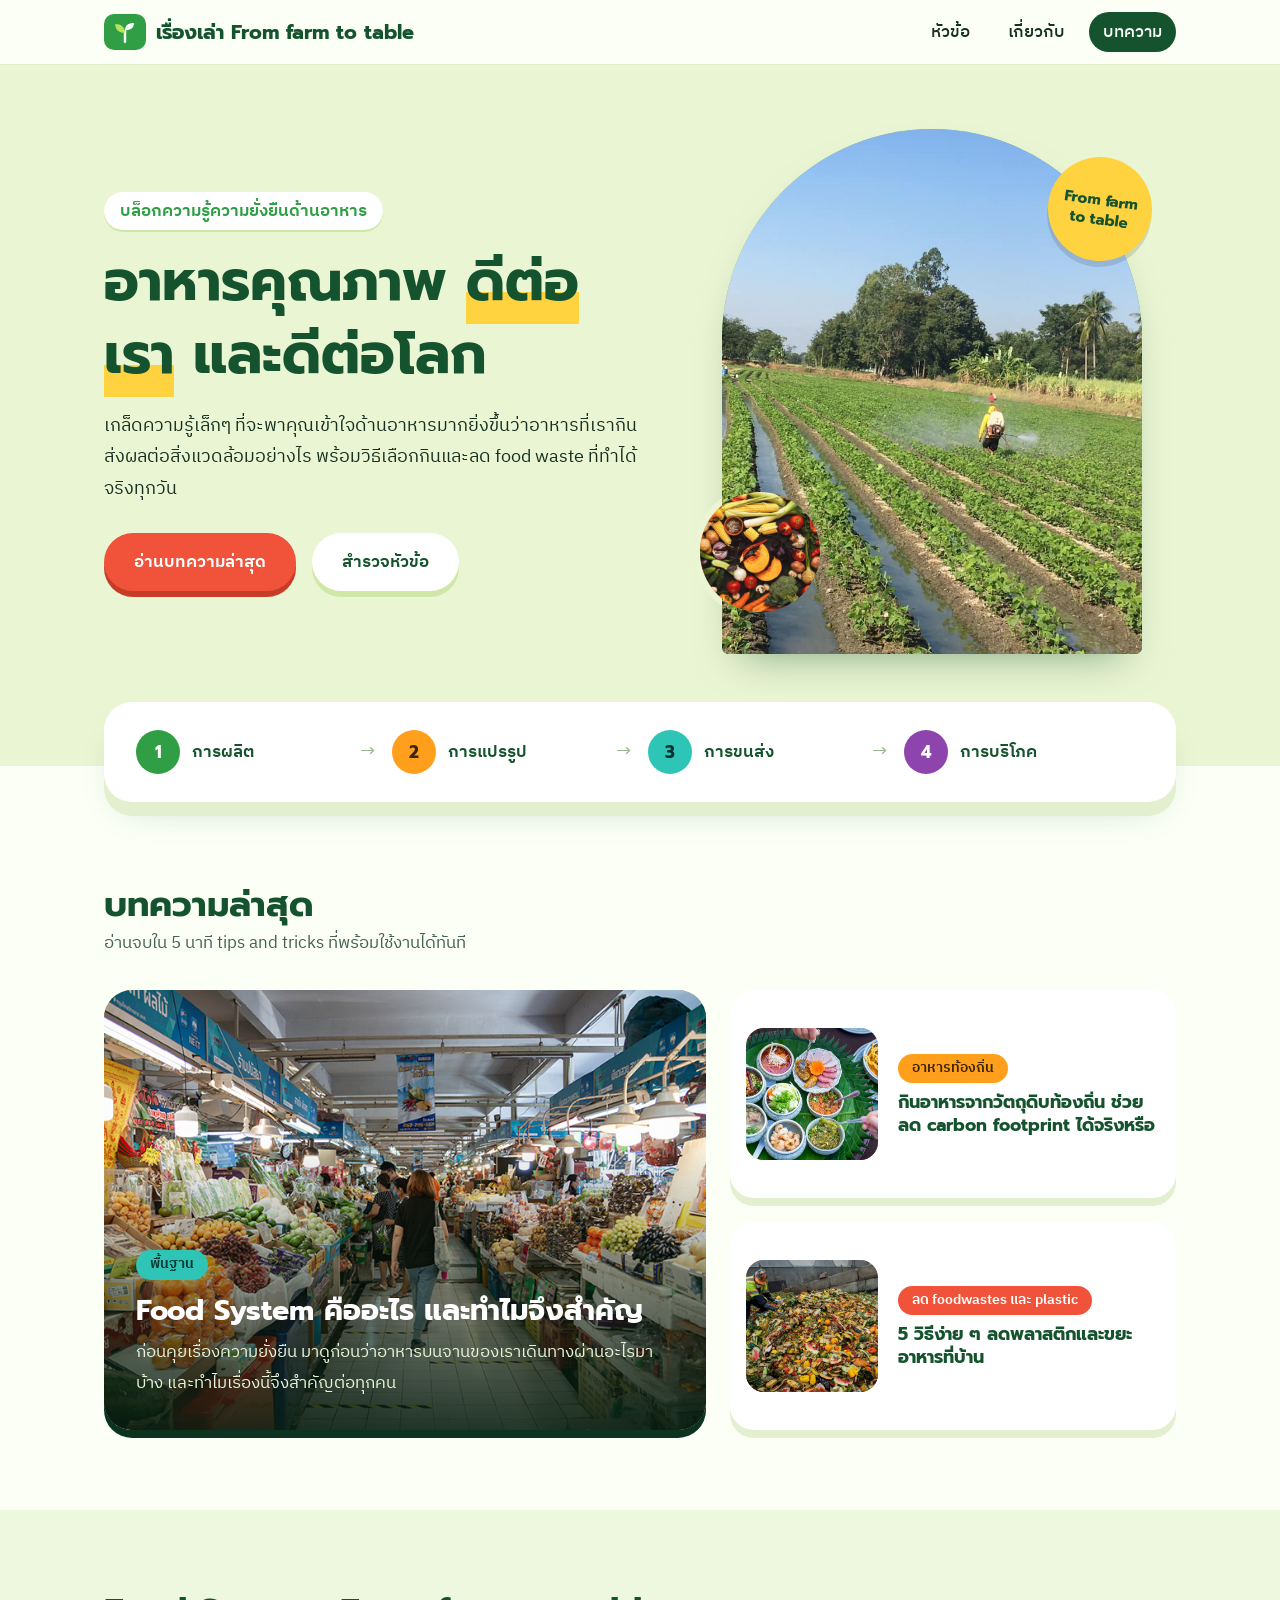
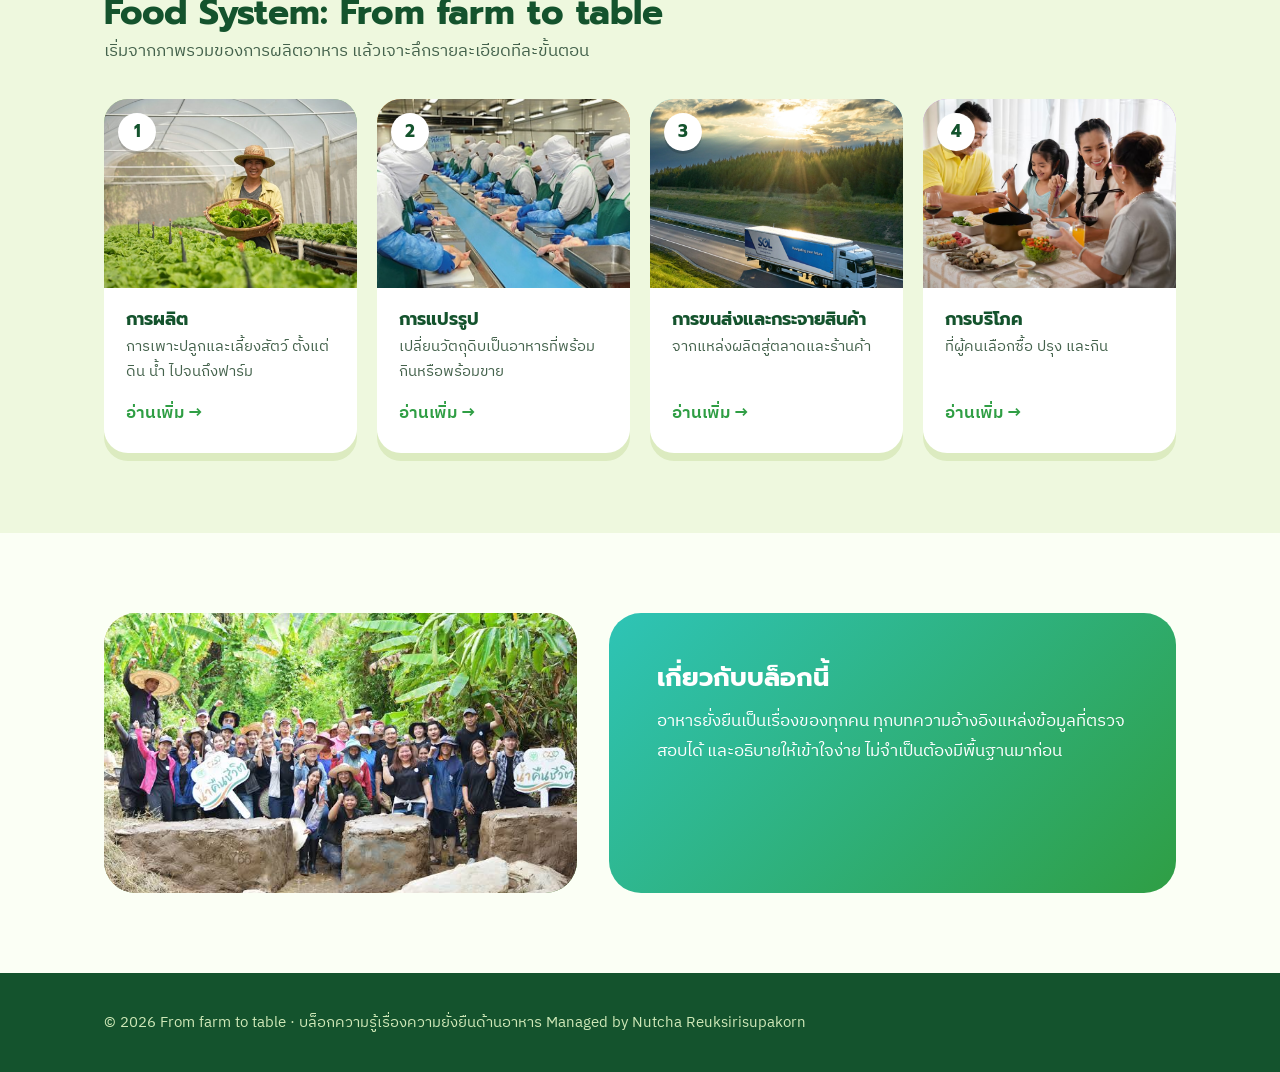
<file: index.html>
<!DOCTYPE html>
<html lang="th">
<head>
<meta charset="utf-8">
<meta name="viewport" content="width=device-width, initial-scale=1">
<title>เรื่องเล่า From farm to table | บล็อกความรู้เรื่องความยั่งยืนของอุตสาหกรรมอาหาร</title>
<meta name="description" content="บล็อกให้ความรู้ด้านความยั่งยืนเกี่ยวกับอาหาร ตั้งแต่การปลูก การผลิต จนถึงการบริโภค">
<link rel="preconnect" href="https://fonts.googleapis.com">
<link rel="preconnect" href="https://fonts.gstatic.com" crossorigin>
<link href="https://fonts.googleapis.com/css2?family=IBM+Plex+Sans+Thai:wght@400;500;600&family=Prompt:wght@600;700&display=swap" rel="stylesheet">
<link rel="stylesheet" href="styles.css">
</head>
<body>
<header class="site"><div class="in">
<a class="brand" href="index.html"><span><svg viewBox="0 0 32 32" role="img" aria-hidden="true"><path d="M16 28V15" stroke="#4C8C3D" stroke-width="3" stroke-linecap="round"/><path d="M16 17C16 10 11 6 4 6c0 7 4 11 12 11z" fill="#7FB069"/><path d="M16 14c0-6 4-9 11-9 0 6-4 9-11 9z" fill="#4C8C3D"/></svg></span>เรื่องเล่า From farm to table</a>
<nav aria-label="เมนูหลัก">
<a href="#topics">หัวข้อ</a>
<a href="#about">เกี่ยวกับ</a>
<a class="cta" href="#articles">บทความ</a>
</nav>
</div></header>
<main>
<div class="hero"><div class="wrap">
<div>
<span class="pill">บล็อกความรู้ความยั่งยืนด้านอาหาร</span>
<h1>อาหารคุณภาพ <em>ดีต่อเรา</em> และดีต่อโลก</h1>
<p class="lead">เกล็ดความรู้เล็กๆ ที่จะพาคุณเข้าใจด้านอาหารมากยิ่งขึ้นว่าอาหารที่เรากินส่งผลต่อสิ่งแวดล้อมอย่างไร พร้อมวิธีเลือกกินและลด food waste ที่ทำได้จริงทุกวัน</p>
<a class="btn" href="#articles">อ่านบทความล่าสุด</a>
<a class="btn alt" href="#topics">สำรวจหัวข้อ</a>
</div>
<div class="hero-media">
<div class="ph hero-photo"><img src="images/hero-main.jpg" alt="แปลงผักยามเช้า" width="800" height="1000" onerror="this.remove()" decoding="async"></div>
<div class="ph hero-small"><img src="images/hero-small.jpg" alt="ผักสด" width="300" height="300" onerror="this.remove()" decoding="async"></div>
<div class="sticker">From farm to table</div>
</div>
</div></div>

<div class="journey"><div class="wrap"><div class="box" aria-label="ขั้นตอนของระบบอาหาร">
<div class="step s1"><b>1</b><span>การผลิต</span></div>
<div class="step s2"><b>2</b><span>การแปรรูป</span></div>
<div class="step s3"><b>3</b><span>การขนส่ง</span></div>
<div class="step s4"><b>4</b><span>การบริโภค</span></div>
</div></div></div>

<section id="articles">
<div class="wrap">
<div class="head"><h2>บทความล่าสุด</h2><p>อ่านจบใน 5 นาที tips and tricks ที่พร้อมใช้งานได้ทันที</p></div>
<div class="posts">
<a class="feature ph" href="food-systems.html">
<img src="images/feature.jpg" alt="ตลาดสดและผลผลิตจากเกษตรกร" width="1000" height="700" onerror="this.remove()" decoding="async">
<div class="shade"></div>
<div class="txt">
<span class="tag t-sky">พื้นฐาน</span>
<h3>Food System คืออะไร และทำไมจึงสำคัญ</h3>
<p>ก่อนคุยเรื่องความยั่งยืน มาดูก่อนว่าอาหารบนจานของเราเดินทางผ่านอะไรมาบ้าง และทำไมเรื่องนี้จึงสำคัญต่อทุกคน</p>
</div>
</a>
<div class="stack">
<a class="mini" href="article-1.html"><div class="ph" style="--a:#ffc15a;--b:#c96a10"><img src="images/local-food.jpg" alt="วัตถุดิบท้องถิ่น" width="300" height="300" onerror="this.remove()" decoding="async"></div><div><span class="tag t-carrot">อาหารท้องถิ่น</span><h3>กินอาหารจากวัตถุดิบท้องถิ่น ช่วยลด carbon footprint ได้จริงหรือ</h3></div></a>
<a class="mini" href="plastic-and-food-waste.html"><div class="ph" style="--a:#f58a73;--b:#b8321f"><img src="images/food-waste.jpg" alt="การลดขยะอาหารและพลาสติกในครัว" width="300" height="300" onerror="this.remove()" decoding="async"></div><div><span class="tag t-tomato">ลด foodwastes และ plastic</span><h3>5 วิธีง่าย ๆ ลดพลาสติกและขยะอาหารที่บ้าน</h3></div></a>
</div>
</div>
</div>
</section>

<section class="topics" id="topics">
<div class="wrap">
<div class="head"><h2>Food System: From farm to table</h2><p>เริ่มจากภาพรวมของการผลิตอาหาร แล้วเจาะลึกรายละเอียดทีละขั้นตอน</p></div>
<div class="grid4">
<a class="topic a" href="sustainable-agriculture.html"><div class="ph"><img src="images/stage-1-production.jpg" alt="เกษตรกรในแปลงผัก" width="600" height="450" onerror="this.remove()" decoding="async"><span class="num">1</span></div><div class="body"><h3>การผลิต</h3><p>การเพาะปลูกและเลี้ยงสัตว์ ตั้งแต่ดิน น้ำ ไปจนถึงฟาร์ม</p><span class="more">อ่านเพิ่ม →</span></div></a>
<a class="topic b" href="food-processing-article.html"><div class="ph"><img src="images/stage-2-processing.jpg" alt="การแปรรูปอาหาร" width="600" height="450" onerror="this.remove()" decoding="async"><span class="num">2</span></div><div class="body"><h3>การแปรรูป</h3><p>เปลี่ยนวัตถุดิบเป็นอาหารที่พร้อมกินหรือพร้อมขาย</p><span class="more">อ่านเพิ่ม →</span></div></a>
<a class="topic c" href="sustainable-logistics.html"><div class="ph"><img src="images/stage-3-transport.jpg" alt="การขนส่งผลผลิต" width="600" height="450" onerror="this.remove()" decoding="async"><span class="num">3</span></div><div class="body"><h3>การขนส่งและกระจายสินค้า</h3><p>จากแหล่งผลิตสู่ตลาดและร้านค้า</p><span class="more">อ่านเพิ่ม →</span></div></a>
<a class="topic d" href="eating-sustainably.html"><div class="ph"><img src="images/stage-4-consumption.jpg" alt="โต๊ะอาหารครอบครัว" width="600" height="450" onerror="this.remove()" decoding="async"><span class="num">4</span></div><div class="body"><h3>การบริโภค</h3><p>ที่ผู้คนเลือกซื้อ ปรุง และกิน</p><span class="more">อ่านเพิ่ม →</span></div></a>
</div>
</div>
</section>

<section class="about" id="about">
<div class="wrap"><div class="row">
<div class="ph"><img src="images/about.jpg" alt="ชุมชนเกษตร" width="800" height="600" onerror="this.remove()" decoding="async"></div>
<div class="box">
<h2>เกี่ยวกับบล็อกนี้</h2>
<p>อาหารยั่งยืนเป็นเรื่องของทุกคน ทุกบทความอ้างอิงแหล่งข้อมูลที่ตรวจสอบได้ และอธิบายให้เข้าใจง่าย ไม่จำเป็นต้องมีพื้นฐานมาก่อน</p>
</div>
</div></div>
</section>
</main>
<footer><div class="wrap">© 2026 From farm to table · บล็อกความรู้เรื่องความยั่งยืนด้านอาหาร Managed by Nutcha Reuksirisupakorn</div></footer>
</body>
</html>
</file>
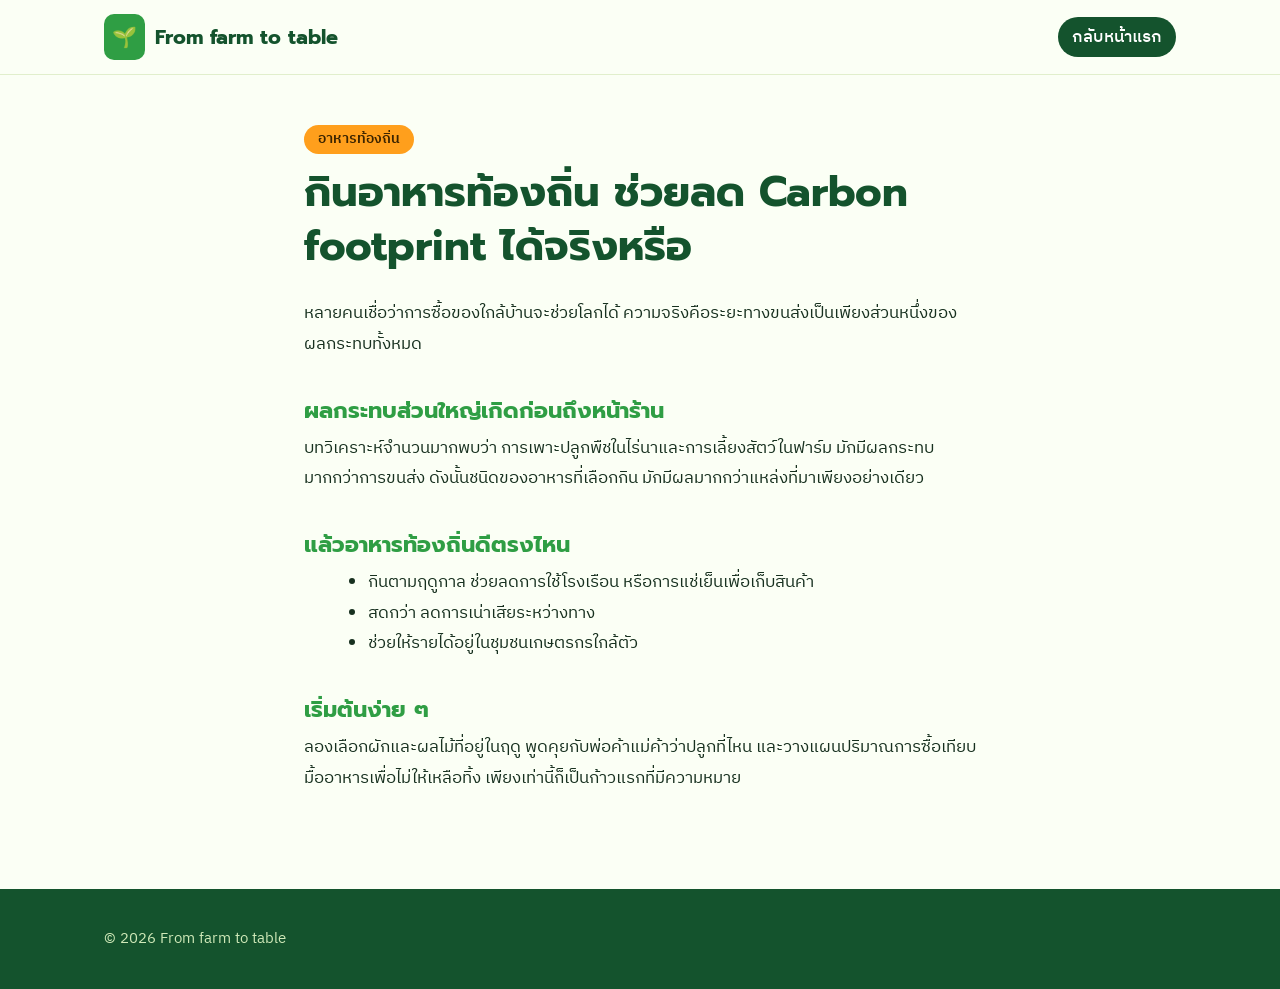
<file: article-1.html>
<!DOCTYPE html>
<html lang="th">
<head>
<meta charset="utf-8">
<meta name="viewport" content="width=device-width, initial-scale=1">
<title>กินอาหารท้องถิ่น ช่วยลด Carbon footprint ได้จริงหรือ | From farm to table </title>
<link rel="preconnect" href="https://fonts.googleapis.com">
<link rel="preconnect" href="https://fonts.gstatic.com" crossorigin>
<link href="https://fonts.googleapis.com/css2?family=IBM+Plex+Sans+Thai:wght@400;500;600&family=Prompt:wght@600;700&display=swap" rel="stylesheet">
<link rel="stylesheet" href="styles.css">
</head>
<body>
<header class="site"><div class="in">
  <a class="brand" href="index.html"><span>🌱</span>From farm to table</a>
  <nav aria-label="เมนูหลัก"><a class="cta" href="index.html">กลับหน้าแรก</a></nav>
</div></header>
<article class="read">
  <span class="tag t-carrot">อาหารท้องถิ่น</span>
  <h1>กินอาหารท้องถิ่น ช่วยลด Carbon footprint ได้จริงหรือ</h1>
  <p>หลายคนเชื่อว่าการซื้อของใกล้บ้านจะช่วยโลกได้ ความจริงคือระยะทางขนส่งเป็นเพียงส่วนหนึ่งของผลกระทบทั้งหมด</p>
  <h2>ผลกระทบส่วนใหญ่เกิดก่อนถึงหน้าร้าน</h2>
  <p>บทวิเคราะห์จำนวนมากพบว่า การเพาะปลูกพืชในไร่นาและการเลี้ยงสัตว์ในฟาร์ม มักมีผลกระทบมากกว่าการขนส่ง ดังนั้นชนิดของอาหารที่เลือกกิน มักมีผลมากกว่าแหล่งที่มาเพียงอย่างเดียว</p>
  <h2>แล้วอาหารท้องถิ่นดีตรงไหน</h2>
  <ul>
    <li>กินตามฤดูกาล ช่วยลดการใช้โรงเรือน หรือการแช่เย็นเพื่อเก็บสินค้า</li>
    <li>สดกว่า ลดการเน่าเสียระหว่างทาง</li>
    <li>ช่วยให้รายได้อยู่ในชุมชนเกษตรกรใกล้ตัว</li>
  </ul>
  <h2>เริ่มต้นง่าย ๆ</h2>
  <p>ลองเลือกผักและผลไม้ที่อยู่ในฤดู พูดคุยกับพ่อค้าแม่ค้าว่าปลูกที่ไหน และวางแผนปริมาณการซื้อเทียบมื้ออาหารเพื่อไม่ให้เหลือทิ้ง เพียงเท่านี้ก็เป็นก้าวแรกที่มีความหมาย</p>
</article>
<footer><div class="wrap">© 2026 From farm to table</div></footer>
</body>
</html>
</file>
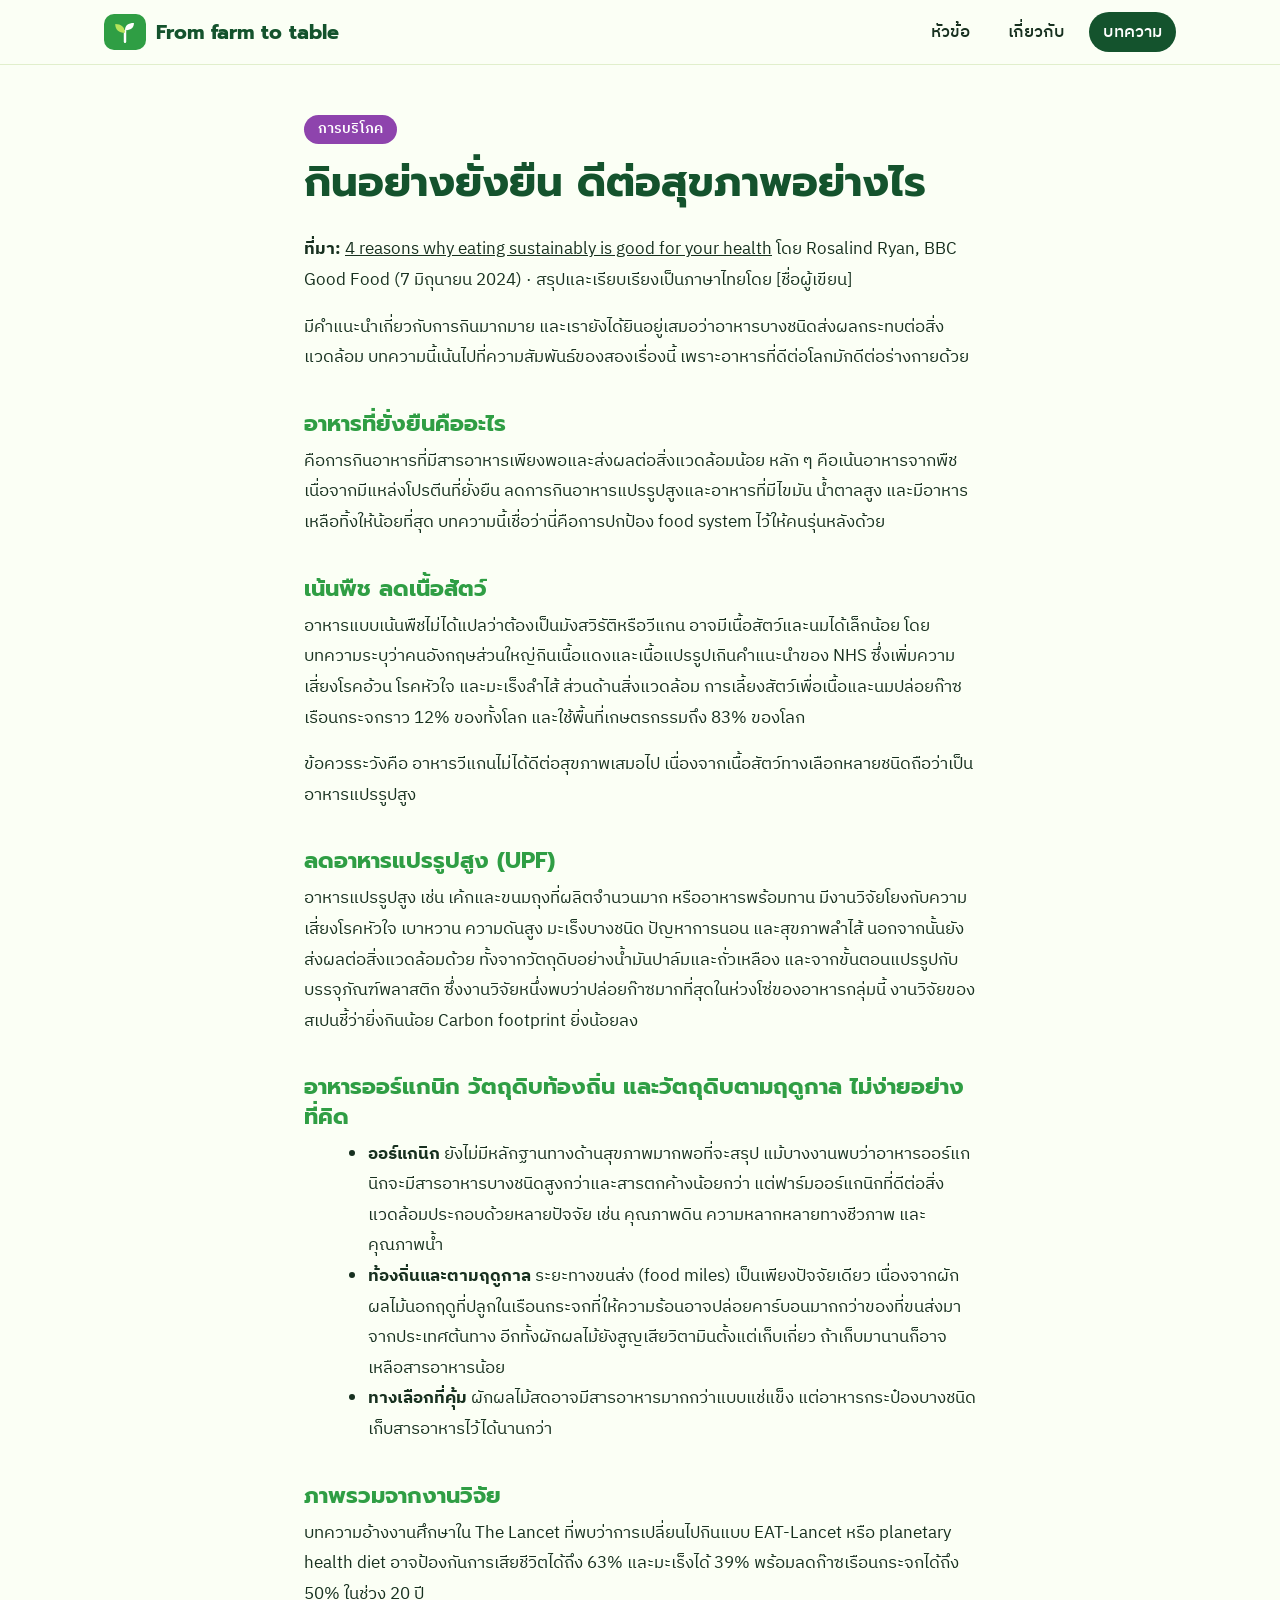
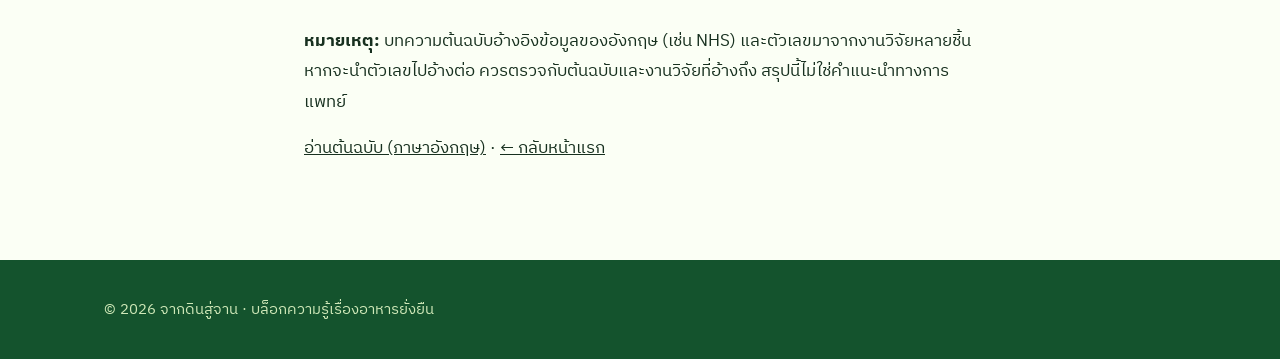
<file: eating-sustainably.html>
<!DOCTYPE html>
<html lang="th">
<head>
<meta charset="utf-8">
<meta name="viewport" content="width=device-width, initial-scale=1">
<title>กินอย่างยั่งยืน ดีต่อสุขภาพอย่างไร | From farm to table</title>
<meta name="description" content="สรุปว่าทำไมความยั่งยืนในอาหารจึงดีต่อทั้งสุขภาพและโลก ตัวอย่างอาหารเช่น อาหารจากพืช อาหารแปรรูปสูง ไปจนถึงออร์แกนิกและอาหารท้องถิ่น">
<link rel="preconnect" href="https://fonts.googleapis.com">
<link rel="preconnect" href="https://fonts.gstatic.com" crossorigin>
<link href="https://fonts.googleapis.com/css2?family=IBM+Plex+Sans+Thai:wght@400;500;600&family=Prompt:wght@600;700&display=swap" rel="stylesheet">
<link rel="stylesheet" href="styles.css">
<link rel="stylesheet" href="illustrations.css">
</head>
<body>
<header class="site"><div class="in">
<a class="brand" href="index.html"><span><svg viewBox="0 0 32 32" role="img" aria-hidden="true"><path d="M16 28V15" stroke="#4C8C3D" stroke-width="3" stroke-linecap="round"/><path d="M16 17C16 10 11 6 4 6c0 7 4 11 12 11z" fill="#7FB069"/><path d="M16 14c0-6 4-9 11-9 0 6-4 9-11 9z" fill="#4C8C3D"/></svg></span>From farm to table</a>
<nav aria-label="เมนูหลัก">
<a href="index.html#topics">หัวข้อ</a>
<a href="index.html#about">เกี่ยวกับ</a>
<a class="cta" href="index.html#articles">บทความ</a>
</nav>
</div></header>
<main>
<article class="read">
<span class="tag t-berry">การบริโภค</span>
<h1>กินอย่างยั่งยืน ดีต่อสุขภาพอย่างไร</h1>
<p><strong>ที่มา:</strong> <a href="https://www.bbcgoodfood.com/health/healthy-food-guides/why-eating-sustainably-is-good-for-your-health">4 reasons why eating sustainably is good for your health</a> โดย Rosalind Ryan, BBC Good Food (7 มิถุนายน 2024) · สรุปและเรียบเรียงเป็นภาษาไทยโดย [ชื่อผู้เขียน]</p>

<p>มีคำแนะนำเกี่ยวกับการกินมากมาย และเรายังได้ยินอยู่เสมอว่าอาหารบางชนิดส่งผลกระทบต่อสิ่งแวดล้อม บทความนี้เน้นไปที่ความสัมพันธ์ของสองเรื่องนี้ เพราะอาหารที่ดีต่อโลกมักดีต่อร่างกายด้วย</p>

<h2>อาหารที่ยั่งยืนคืออะไร</h2>
<p>คือการกินอาหารที่มีสารอาหารเพียงพอและส่งผลต่อสิ่งแวดล้อมน้อย หลัก ๆ คือเน้นอาหารจากพืช เนื่อจากมีแหล่งโปรตีนที่ยั่งยืน ลดการกินอาหารแปรรูปสูงและอาหารที่มีไขมัน น้ำตาลสูง และมีอาหารเหลือทิ้งให้น้อยที่สุด บทความนี้เชื่อว่านี่คือการปกป้อง food system ไว้ให้คนรุ่นหลังด้วย</p>

<h2>เน้นพืช ลดเนื้อสัตว์</h2>
<p>อาหารแบบเน้นพืชไม่ได้แปลว่าต้องเป็นมังสวิรัติหรือวีแกน อาจมีเนื้อสัตว์และนมได้เล็กน้อย โดยบทความระบุว่าคนอังกฤษส่วนใหญ่กินเนื้อแดงและเนื้อแปรรูปเกินคำแนะนำของ NHS ซึ่งเพิ่มความเสี่ยงโรคอ้วน โรคหัวใจ และมะเร็งลำไส้ ส่วนด้านสิ่งแวดล้อม การเลี้ยงสัตว์เพื่อเนื้อและนมปล่อยก๊าซเรือนกระจกราว 12% ของทั้งโลก และใช้พื้นที่เกษตรกรรมถึง 83% ของโลก</p>
<p>ข้อควรระวังคือ อาหารวีแกนไม่ได้ดีต่อสุขภาพเสมอไป เนื่องจากเนื้อสัตว์ทางเลือกหลายชนิดถือว่าเป็นอาหารแปรรูปสูง</p>

<h2>ลดอาหารแปรรูปสูง (UPF)</h2>
<p>อาหารแปรรูปสูง เช่น เค้กและขนมถุงที่ผลิตจำนวนมาก หรืออาหารพร้อมทาน มีงานวิจัยโยงกับความเสี่ยงโรคหัวใจ เบาหวาน ความดันสูง มะเร็งบางชนิด ปัญหาการนอน และสุขภาพลำไส้ นอกจากนั้นยังส่งผลต่อสิ่งแวดล้อมด้วย ทั้งจากวัตถุดิบอย่างน้ำมันปาล์มและถั่วเหลือง และจากขั้นตอนแปรรูปกับบรรจุภัณฑ์พลาสติก ซึ่งงานวิจัยหนึ่งพบว่าปล่อยก๊าซมากที่สุดในห่วงโซ่ของอาหารกลุ่มนี้ งานวิจัยของสเปนชี้ว่ายิ่งกินน้อย Carbon footprint ยิ่งน้อยลง</p>

<h2>อาหารออร์แกนิก วัตถุดิบท้องถิ่น และวัตถุดิบตามฤดูกาล ไม่ง่ายอย่างที่คิด</h2>
<ul>
<li><strong>ออร์แกนิก</strong> ยังไม่มีหลักฐานทางด้านสุขภาพมากพอที่จะสรุป แม้บางงานพบว่าอาหารออร์แกนิกจะมีสารอาหารบางชนิดสูงกว่าและสารตกค้างน้อยกว่า แต่ฟาร์มออร์แกนิกที่ดีต่อสิ่งแวดล้อมประกอบด้วยหลายปัจจัย เช่น คุณภาพดิน ความหลากหลายทางชีวภาพ และคุณภาพน้ำ</li>
<li><strong>ท้องถิ่นและตามฤดูกาล</strong> ระยะทางขนส่ง (food miles) เป็นเพียงปัจจัยเดียว เนื่องจากผักผลไม้นอกฤดูที่ปลูกในเรือนกระจกที่ให้ความร้อนอาจปล่อยคาร์บอนมากกว่าของที่ขนส่งมาจากประเทศต้นทาง อีกทั้งผักผลไม้ยังสูญเสียวิตามินตั้งแต่เก็บเกี่ยว ถ้าเก็บมานานก็อาจเหลือสารอาหารน้อย</li>
<li><strong>ทางเลือกที่คุ้ม</strong> ผักผลไม้สดอาจมีสารอาหารมากกว่าแบบแช่แข็ง แต่อาหารกระป๋องบางชนิดเก็บสารอาหารไว้ได้นานกว่า</li>
</ul>

<h2>ภาพรวมจากงานวิจัย</h2>
<p>บทความอ้างงานศึกษาใน The Lancet ที่พบว่าการเปลี่ยนไปกินแบบ EAT-Lancet หรือ planetary health diet อาจป้องกันการเสียชีวิตได้ถึง 63% และมะเร็งได้ 39% พร้อมลดก๊าซเรือนกระจกได้ถึง 50% ในช่วง 20 ปี</p>

<p><strong>หมายเหตุ:</strong> บทความต้นฉบับอ้างอิงข้อมูลของอังกฤษ (เช่น NHS) และตัวเลขมาจากงานวิจัยหลายชิ้น หากจะนำตัวเลขไปอ้างต่อ ควรตรวจกับต้นฉบับและงานวิจัยที่อ้างถึง สรุปนี้ไม่ใช่คำแนะนำทางการแพทย์</p>

<p><a href="https://www.bbcgoodfood.com/health/healthy-food-guides/why-eating-sustainably-is-good-for-your-health">อ่านต้นฉบับ (ภาษาอังกฤษ)</a> · <a href="index.html#articles">← กลับหน้าแรก</a></p>
</article>
</main>
<footer><div class="wrap">© 2026 จากดินสู่จาน · บล็อกความรู้เรื่องอาหารยั่งยืน</div></footer>
</body>
</html>
</file>
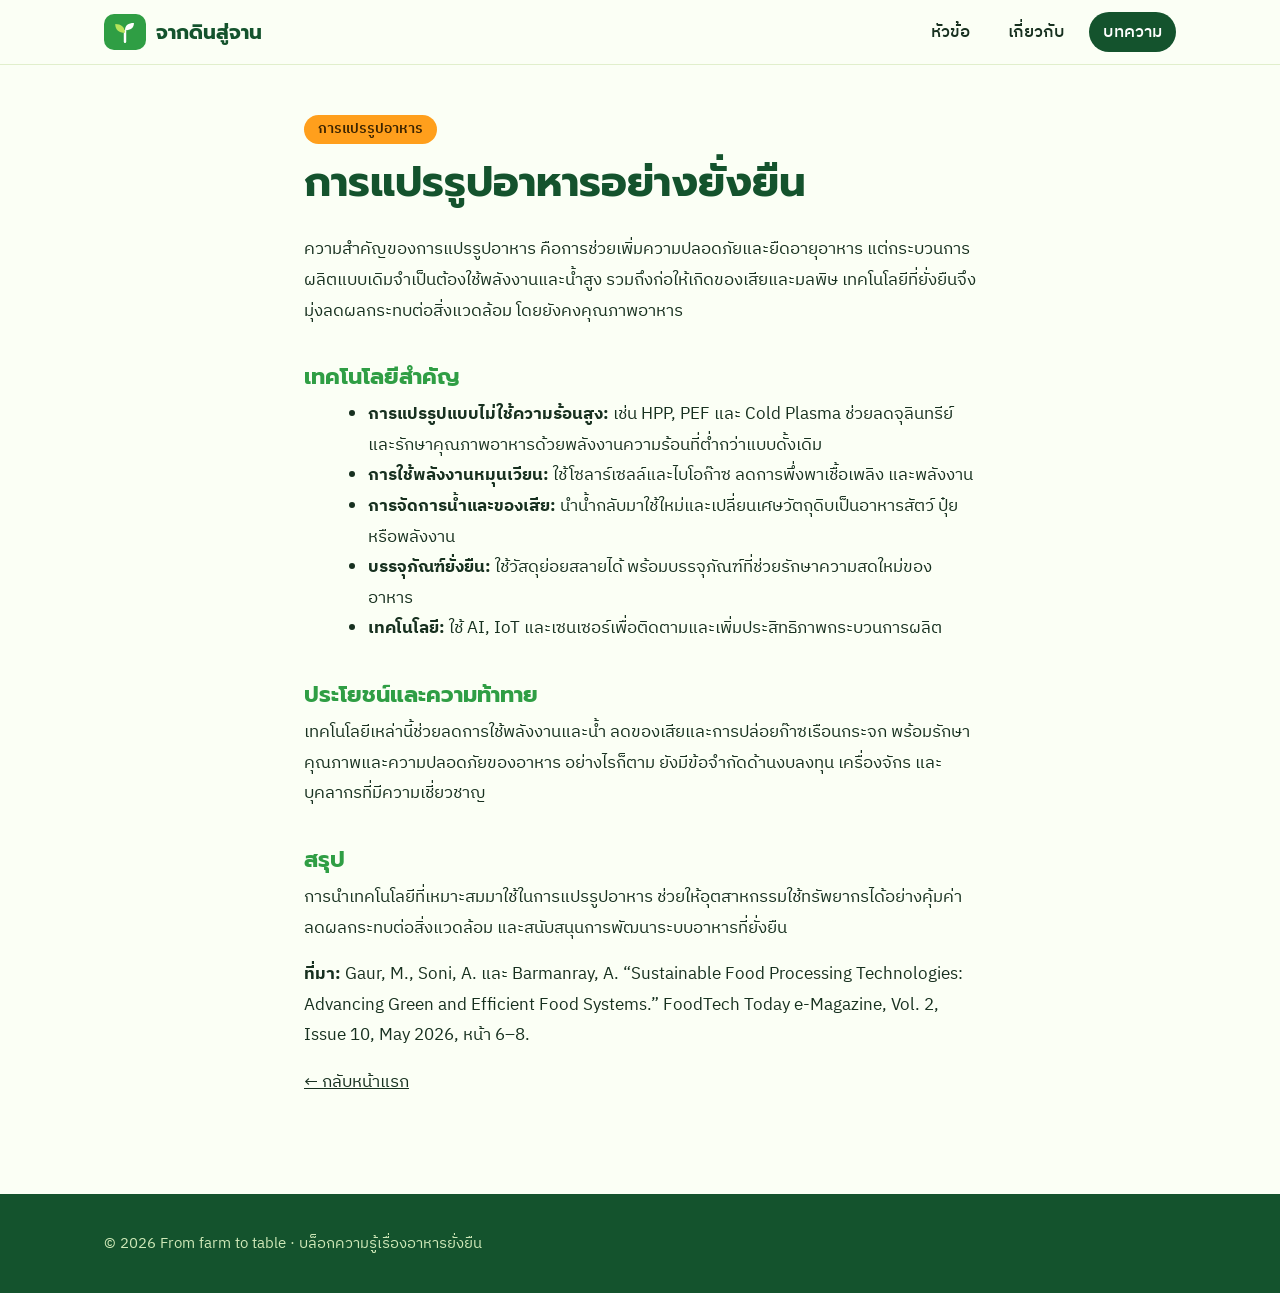
<file: food-processing-article.html>
<!DOCTYPE html>
<html lang="th">
<head>
<meta charset="utf-8">
<meta name="viewport" content="width=device-width, initial-scale=1">
<title>การแปรรูปอาหารแบบยั่งยืน | From farm to table</title>
<meta name="description" content="สรุปเทคโนโลยีการแปรรูปอาหารอย่างยั่งยืนและประโยชน์ต่อระบบอาหาร">
<link rel="preconnect" href="https://fonts.googleapis.com">
<link rel="preconnect" href="https://fonts.gstatic.com" crossorigin>
<link href="https://fonts.googleapis.com/css2?family=IBM+Plex+Sans+Thai:wght@400;500;600&family=Prompt:wght@600;700&display=swap" rel="stylesheet">
<link rel="stylesheet" href="styles.css">
<link rel="stylesheet" href="illustrations.css">
</head>
<body>
<header class="site"><div class="in">
<a class="brand" href="index.html"><span><svg viewBox="0 0 32 32" role="img" aria-hidden="true"><path d="M16 28V15" stroke="#4C8C3D" stroke-width="3" stroke-linecap="round"/><path d="M16 17C16 10 11 6 4 6c0 7 4 11 12 11z" fill="#7FB069"/><path d="M16 14c0-6 4-9 11-9 0 6-4 9-11 9z" fill="#4C8C3D"/></svg></span>จากดินสู่จาน</a>
<nav aria-label="เมนูหลัก">
<a href="index.html#topics">หัวข้อ</a>
<a href="index.html#about">เกี่ยวกับ</a>
<a class="cta" href="index.html#articles">บทความ</a>
</nav>
</div></header>
<main>
<article class="read">
<span class="tag t-carrot">การแปรรูปอาหาร</span>
<h1>การแปรรูปอาหารอย่างยั่งยืน</h1>
<p class="lead">ความสำคัญของการแปรรูปอาหาร คือการช่วยเพิ่มความปลอดภัยและยืดอายุอาหาร แต่กระบวนการผลิตแบบเดิมจำเป็นต้องใช้พลังงานและน้ำสูง รวมถึงก่อให้เกิดของเสียและมลพิษ เทคโนโลยีที่ยั่งยืนจึงมุ่งลดผลกระทบต่อสิ่งแวดล้อม โดยยังคงคุณภาพอาหาร</p>

<h2>เทคโนโลยีสำคัญ</h2>
<ul>
<li><b>การแปรรูปแบบไม่ใช้ความร้อนสูง:</b> เช่น HPP, PEF และ Cold Plasma ช่วยลดจุลินทรีย์และรักษาคุณภาพอาหารด้วยพลังงานความร้อนที่ต่ำกว่าแบบดั้งเดิม</li>
<li><b>การใช้พลังงานหมุนเวียน:</b> ใช้โซลาร์เซลล์และไบโอก๊าซ ลดการพึ่งพาเชื้อเพลิง และพลังงาน</li>
<li><b>การจัดการน้ำและของเสีย:</b> นำน้ำกลับมาใช้ใหม่และเปลี่ยนเศษวัตถุดิบเป็นอาหารสัตว์ ปุ๋ย หรือพลังงาน</li>
<li><b>บรรจุภัณฑ์ยั่งยืน:</b> ใช้วัสดุย่อยสลายได้ พร้อมบรรจุภัณฑ์ที่ช่วยรักษาความสดใหม่ของอาหาร</li>
<li><b>เทคโนโลยี:</b> ใช้ AI, IoT และเซนเซอร์เพื่อติดตามและเพิ่มประสิทธิภาพกระบวนการผลิต</li>
</ul>

<h2>ประโยชน์และความท้าทาย</h2>
<p>เทคโนโลยีเหล่านี้ช่วยลดการใช้พลังงานและน้ำ ลดของเสียและการปล่อยก๊าซเรือนกระจก พร้อมรักษาคุณภาพและความปลอดภัยของอาหาร อย่างไรก็ตาม ยังมีข้อจำกัดด้านงบลงทุน เครื่องจักร และบุคลากรที่มีความเชี่ยวชาญ</p>

<h2>สรุป</h2>
<p>การนำเทคโนโลยีที่เหมาะสมมาใช้ในการแปรรูปอาหาร ช่วยให้อุตสาหกรรมใช้ทรัพยากรได้อย่างคุ้มค่า ลดผลกระทบต่อสิ่งแวดล้อม และสนับสนุนการพัฒนาระบบอาหารที่ยั่งยืน</p>

<p><strong>ที่มา:</strong> Gaur, M., Soni, A. และ Barmanray, A. “Sustainable Food Processing Technologies: Advancing Green and Efficient Food Systems.” FoodTech Today e-Magazine, Vol. 2, Issue 10, May 2026, หน้า 6–8.</p>
<p><a href="index.html#articles">← กลับหน้าแรก</a></p>
</article>
</main>
<footer><div class="wrap">© 2026 From farm to table · บล็อกความรู้เรื่องอาหารยั่งยืน</div></footer>
</body>
</html>
</file>
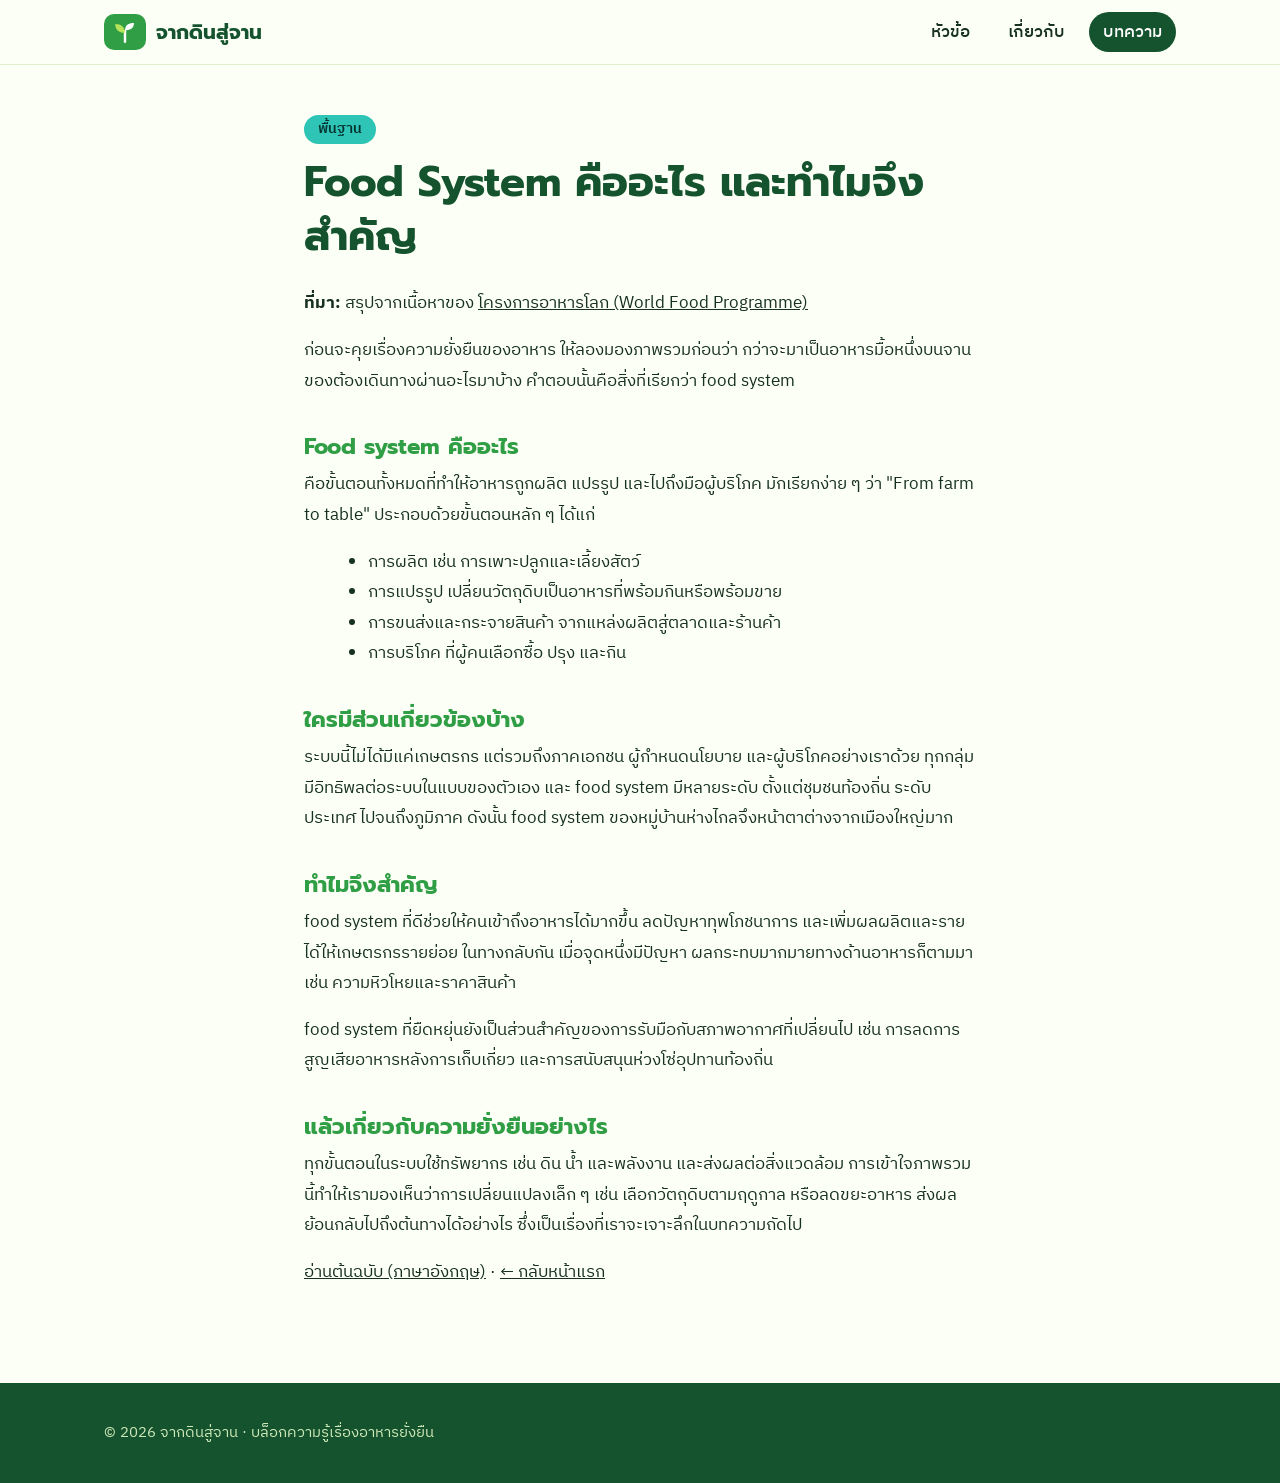
<file: food-systems.html>
<!DOCTYPE html>
<html lang="th">
<head>
<meta charset="utf-8">
<meta name="viewport" content="width=device-width, initial-scale=1">
<title>Food System คืออะไร และทำไมจึงสำคัญ | From farm to table</title>
<meta name="description" content="ทำความเข้าใจ value chain ของอาหารตั้งแต่ฟาร์มจนถึงจานผู้บริโภค ก่อนเข้าสู่เรื่องความยั่งยืน">
<link rel="preconnect" href="https://fonts.googleapis.com">
<link rel="preconnect" href="https://fonts.gstatic.com" crossorigin>
<link href="https://fonts.googleapis.com/css2?family=IBM+Plex+Sans+Thai:wght@400;500;600&family=Prompt:wght@600;700&display=swap" rel="stylesheet">
<link rel="stylesheet" href="styles.css">
<link rel="stylesheet" href="illustrations.css">
</head>
<body>
<header class="site"><div class="in">
<a class="brand" href="index.html"><span><svg viewBox="0 0 32 32" role="img" aria-hidden="true"><path d="M16 28V15" stroke="#4C8C3D" stroke-width="3" stroke-linecap="round"/><path d="M16 17C16 10 11 6 4 6c0 7 4 11 12 11z" fill="#7FB069"/><path d="M16 14c0-6 4-9 11-9 0 6-4 9-11 9z" fill="#4C8C3D"/></svg></span>จากดินสู่จาน</a>
<nav aria-label="เมนูหลัก">
<a href="index.html#topics">หัวข้อ</a>
<a href="index.html#about">เกี่ยวกับ</a>
<a class="cta" href="index.html#articles">บทความ</a>
</nav>
</div></header>
<main>
<article class="read">
<span class="tag t-sky">พื้นฐาน</span>
<h1>Food System คืออะไร และทำไมจึงสำคัญ</h1>
<p><strong>ที่มา:</strong> สรุปจากเนื้อหาของ <a href="https://www.wfp.org/food-systems">โครงการอาหารโลก (World Food Programme)</a> 

<p>ก่อนจะคุยเรื่องความยั่งยืนของอาหาร ให้ลองมองภาพรวมก่อนว่า กว่าจะมาเป็นอาหารมื้อหนึ่งบนจานของต้องเดินทางผ่านอะไรมาบ้าง คำตอบนั้นคือสิ่งที่เรียกว่า food system</p>

<h2>Food system คืออะไร</h2>
<p>คือขั้นตอนทั้งหมดที่ทำให้อาหารถูกผลิต แปรรูป และไปถึงมือผู้บริโภค มักเรียกง่าย ๆ ว่า "From farm to table" ประกอบด้วยขั้นตอนหลัก ๆ ได้แก่</p>
<ul>
<li>การผลิต เช่น การเพาะปลูกและเลี้ยงสัตว์</li>
<li>การแปรรูป เปลี่ยนวัตถุดิบเป็นอาหารที่พร้อมกินหรือพร้อมขาย</li>
<li>การขนส่งและกระจายสินค้า จากแหล่งผลิตสู่ตลาดและร้านค้า</li>
<li>การบริโภค ที่ผู้คนเลือกซื้อ ปรุง และกิน</li>
</ul>

<h2>ใครมีส่วนเกี่ยวข้องบ้าง</h2>
<p>ระบบนี้ไม่ได้มีแค่เกษตรกร แต่รวมถึงภาคเอกชน ผู้กำหนดนโยบาย และผู้บริโภคอย่างเราด้วย ทุกกลุ่มมีอิทธิพลต่อระบบในแบบของตัวเอง และ food system มีหลายระดับ ตั้งแต่ชุมชนท้องถิ่น ระดับประเทศ ไปจนถึงภูมิภาค ดังนั้น food system ของหมู่บ้านห่างไกลจึงหน้าตาต่างจากเมืองใหญ่มาก</p>

<h2>ทำไมจึงสำคัญ</h2>
<p>food system ที่ดีช่วยให้คนเข้าถึงอาหารได้มากขึ้น ลดปัญหาทุพโภชนาการ และเพิ่มผลผลิตและรายได้ให้เกษตรกรรายย่อย ในทางกลับกัน เมื่อจุดหนึ่งมีปัญหา ผลกระทบมากมายทางด้านอาหารก็ตามมา เช่น ความหิวโหยและราคาสินค้า</p>
<p>food system ที่ยืดหยุ่นยังเป็นส่วนสำคัญของการรับมือกับสภาพอากาศที่เปลี่ยนไป เช่น การลดการสูญเสียอาหารหลังการเก็บเกี่ยว และการสนับสนุนห่วงโซ่อุปทานท้องถิ่น</p>

<h2>แล้วเกี่ยวกับความยั่งยืนอย่างไร</h2>
<p>ทุกขั้นตอนในระบบใช้ทรัพยากร เช่น ดิน น้ำ และพลังงาน และส่งผลต่อสิ่งแวดล้อม การเข้าใจภาพรวมนี้ทำให้เรามองเห็นว่าการเปลี่ยนแปลงเล็ก ๆ เช่น เลือกวัตถุดิบตามฤดูกาล หรือลดขยะอาหาร ส่งผลย้อนกลับไปถึงต้นทางได้อย่างไร ซึ่งเป็นเรื่องที่เราจะเจาะลึกในบทความถัดไป</p>

<p><a href="https://www.wfp.org/food-systems">อ่านต้นฉบับ (ภาษาอังกฤษ)</a> · <a href="index.html#articles">← กลับหน้าแรก</a></p>
</article>
</main>
<footer><div class="wrap">© 2026 จากดินสู่จาน · บล็อกความรู้เรื่องอาหารยั่งยืน</div></footer>
</body>
</html>
</file>
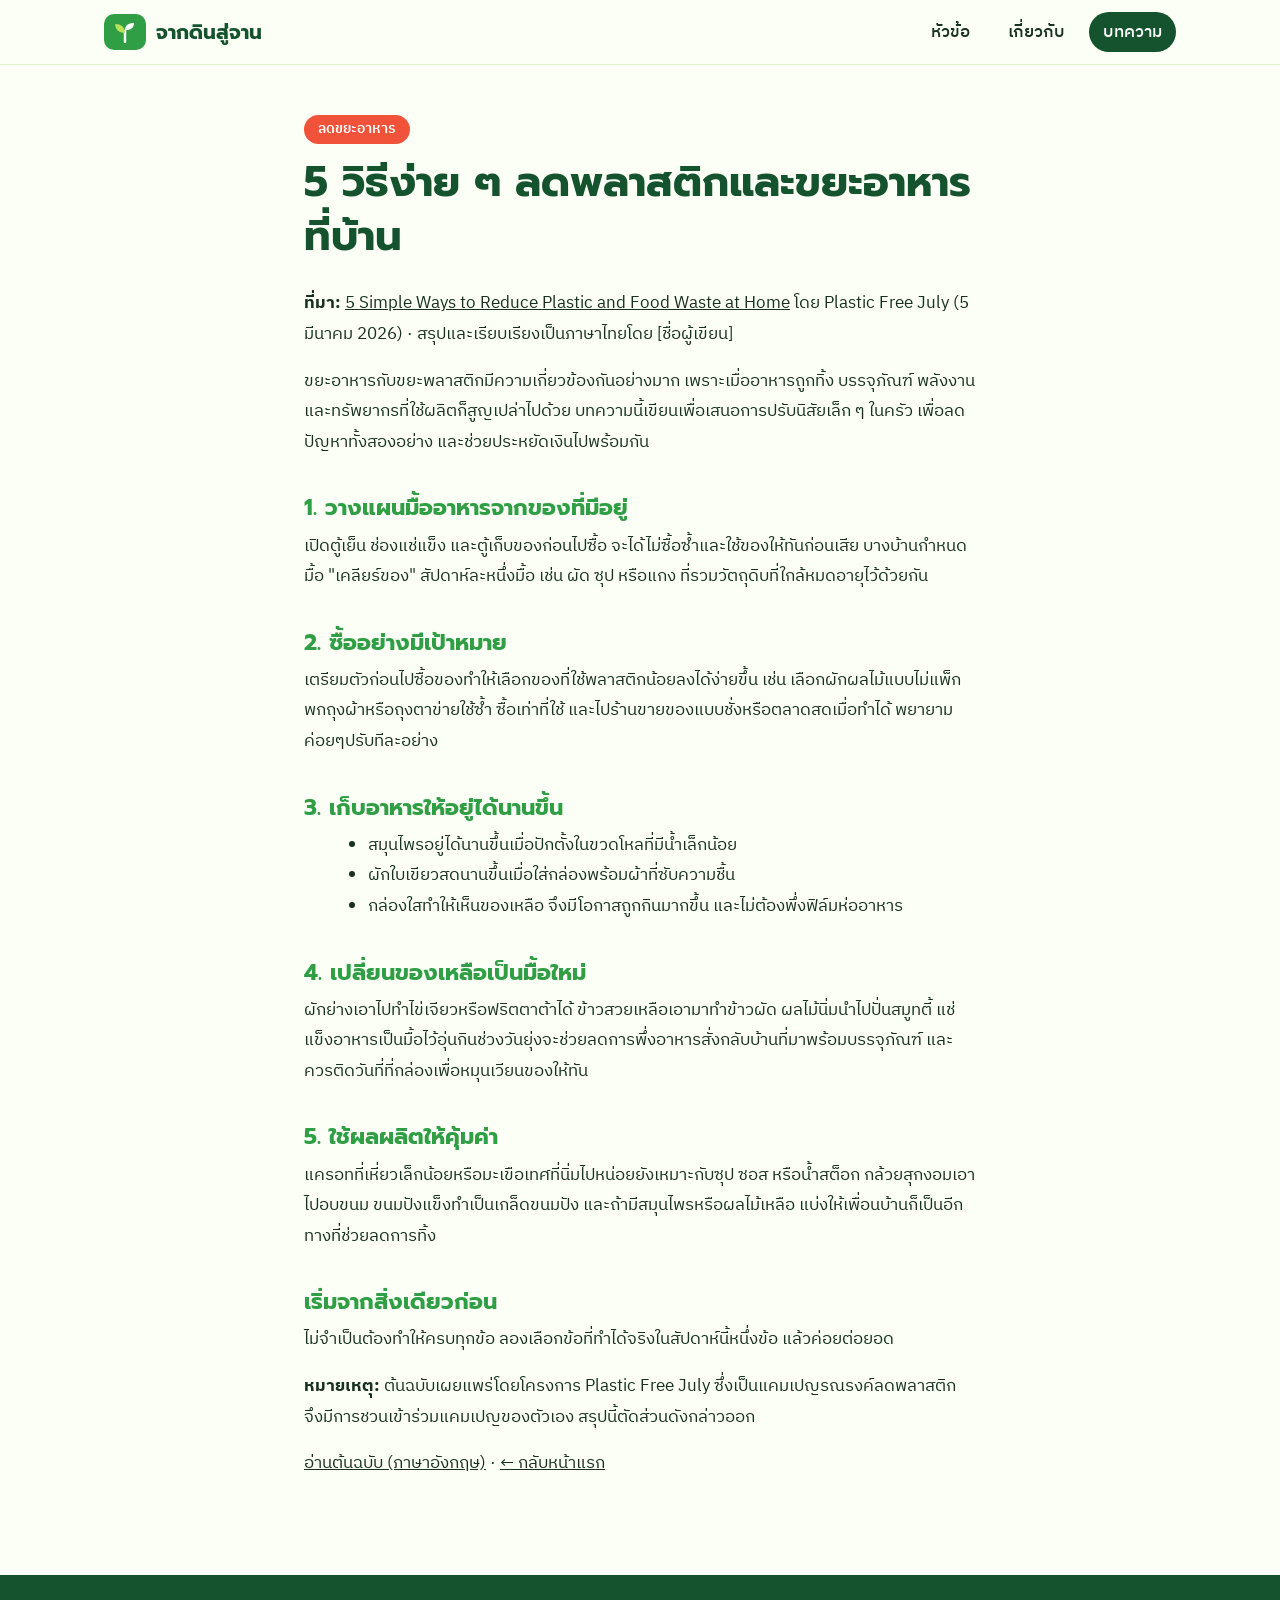
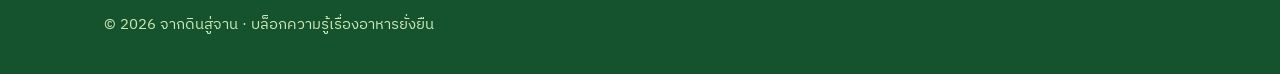
<file: plastic-and-food-waste.html>
<!DOCTYPE html>
<html lang="th">
<head>
<meta charset="utf-8">
<meta name="viewport" content="width=device-width, initial-scale=1">
<title>5 วิธีง่าย ๆ ลดพลาสติกและขยะอาหารที่บ้าน | From farm to table</title>
<meta name="description" content="สรุป 5 นิสัยในครัวที่ช่วยลดทั้งขยะพลาสติกและขยะอาหาร ตั้งแต่วางแผนมื้ออาหารไปจนถึงใช้ผลผลิตให้คุ้มค่ามากที่สุด">
<link rel="preconnect" href="https://fonts.googleapis.com">
<link rel="preconnect" href="https://fonts.gstatic.com" crossorigin>
<link href="https://fonts.googleapis.com/css2?family=IBM+Plex+Sans+Thai:wght@400;500;600&family=Prompt:wght@600;700&display=swap" rel="stylesheet">
<link rel="stylesheet" href="styles.css">
<link rel="stylesheet" href="illustrations.css">
</head>
<body>
<header class="site"><div class="in">
<a class="brand" href="index.html"><span><svg viewBox="0 0 32 32" role="img" aria-hidden="true"><path d="M16 28V15" stroke="#4C8C3D" stroke-width="3" stroke-linecap="round"/><path d="M16 17C16 10 11 6 4 6c0 7 4 11 12 11z" fill="#7FB069"/><path d="M16 14c0-6 4-9 11-9 0 6-4 9-11 9z" fill="#4C8C3D"/></svg></span>จากดินสู่จาน</a>
<nav aria-label="เมนูหลัก">
<a href="index.html#topics">หัวข้อ</a>
<a href="index.html#about">เกี่ยวกับ</a>
<a class="cta" href="index.html#articles">บทความ</a>
</nav>
</div></header>
<main>
<article class="read">
<span class="tag t-tomato">ลดขยะอาหาร</span>
<h1>5 วิธีง่าย ๆ ลดพลาสติกและขยะอาหารที่บ้าน</h1>
<p><strong>ที่มา:</strong> <a href="https://www.plasticfreejuly.org/blog/plastic-free-kitchen-tips/">5 Simple Ways to Reduce Plastic and Food Waste at Home</a> โดย Plastic Free July (5 มีนาคม 2026) · สรุปและเรียบเรียงเป็นภาษาไทยโดย [ชื่อผู้เขียน]</p>

<p>ขยะอาหารกับขยะพลาสติกมีความเกี่ยวข้องกันอย่างมาก เพราะเมื่ออาหารถูกทิ้ง บรรจุภัณฑ์ พลังงาน และทรัพยากรที่ใช้ผลิตก็สูญเปล่าไปด้วย บทความนี้เขียนเพื่อเสนอการปรับนิสัยเล็ก ๆ ในครัว เพื่อลดปัญหาทั้งสองอย่าง และช่วยประหยัดเงินไปพร้อมกัน</p>

<h2>1. วางแผนมื้ออาหารจากของที่มีอยู่</h2>
<p>เปิดตู้เย็น ช่องแช่แข็ง และตู้เก็บของก่อนไปซื้อ จะได้ไม่ซื้อซ้ำและใช้ของให้ทันก่อนเสีย บางบ้านกำหนดมื้อ "เคลียร์ของ" สัปดาห์ละหนึ่งมื้อ เช่น ผัด ซุป หรือแกง ที่รวมวัตถุดิบที่ใกล้หมดอายุไว้ด้วยกัน</p>

<h2>2. ซื้ออย่างมีเป้าหมาย</h2>
<p>เตรียมตัวก่อนไปซื้อของทำให้เลือกของที่ใช้พลาสติกน้อยลงได้ง่ายขึ้น เช่น เลือกผักผลไม้แบบไม่แพ็ก พกถุงผ้าหรือถุงตาข่ายใช้ซ้ำ ซื้อเท่าที่ใช้ และไปร้านขายของแบบชั่งหรือตลาดสดเมื่อทำได้ พยายามค่อยๆปรับทีละอย่าง</p>

<h2>3. เก็บอาหารให้อยู่ได้นานขึ้น</h2>
<ul>
<li>สมุนไพรอยู่ได้นานขึ้นเมื่อปักตั้งในขวดโหลที่มีน้ำเล็กน้อย</li>
<li>ผักใบเขียวสดนานขึ้นเมื่อใส่กล่องพร้อมผ้าที่ซับความชื้น</li>
<li>กล่องใสทำให้เห็นของเหลือ จึงมีโอกาสถูกกินมากขึ้น และไม่ต้องพึ่งฟิล์มห่ออาหาร</li>
</ul>

<h2>4. เปลี่ยนของเหลือเป็นมื้อใหม่</h2>
<p>ผักย่างเอาไปทำไข่เจียวหรือฟริตตาต้าได้ ข้าวสวยเหลือเอามาทำข้าวผัด ผลไม้นิ่มนำไปปั่นสมูทตี้ แช่แข็งอาหารเป็นมื้อไว้อุ่นกินช่วงวันยุ่งจะช่วยลดการพึ่งอาหารสั่งกลับบ้านที่มาพร้อมบรรจุภัณฑ์ และควรติดวันที่ที่กล่องเพื่อหมุนเวียนของให้ทัน</p>

<h2>5. ใช้ผลผลิตให้คุ้มค่า</h2>
<p>แครอทที่เหี่ยวเล็กน้อยหรือมะเขือเทศที่นิ่มไปหน่อยยังเหมาะกับซุป ซอส หรือน้ำสต็อก กล้วยสุกงอมเอาไปอบขนม ขนมปังแข็งทำเป็นเกล็ดขนมปัง และถ้ามีสมุนไพรหรือผลไม้เหลือ แบ่งให้เพื่อนบ้านก็เป็นอีกทางที่ช่วยลดการทิ้ง</p>

<h2>เริ่มจากสิ่งเดียวก่อน</h2>
<p>ไม่จำเป็นต้องทำให้ครบทุกข้อ ลองเลือกข้อที่ทำได้จริงในสัปดาห์นี้หนึ่งข้อ แล้วค่อยต่อยอด</p>

<p><strong>หมายเหตุ:</strong> ต้นฉบับเผยแพร่โดยโครงการ Plastic Free July ซึ่งเป็นแคมเปญรณรงค์ลดพลาสติก จึงมีการชวนเข้าร่วมแคมเปญของตัวเอง สรุปนี้ตัดส่วนดังกล่าวออก</p>

<p><a href="https://www.plasticfreejuly.org/blog/plastic-free-kitchen-tips/">อ่านต้นฉบับ (ภาษาอังกฤษ)</a> · <a href="index.html#articles">← กลับหน้าแรก</a></p>
</article>
</main>
<footer><div class="wrap">© 2026 จากดินสู่จาน · บล็อกความรู้เรื่องอาหารยั่งยืน</div></footer>
</body>
</html>
</file>
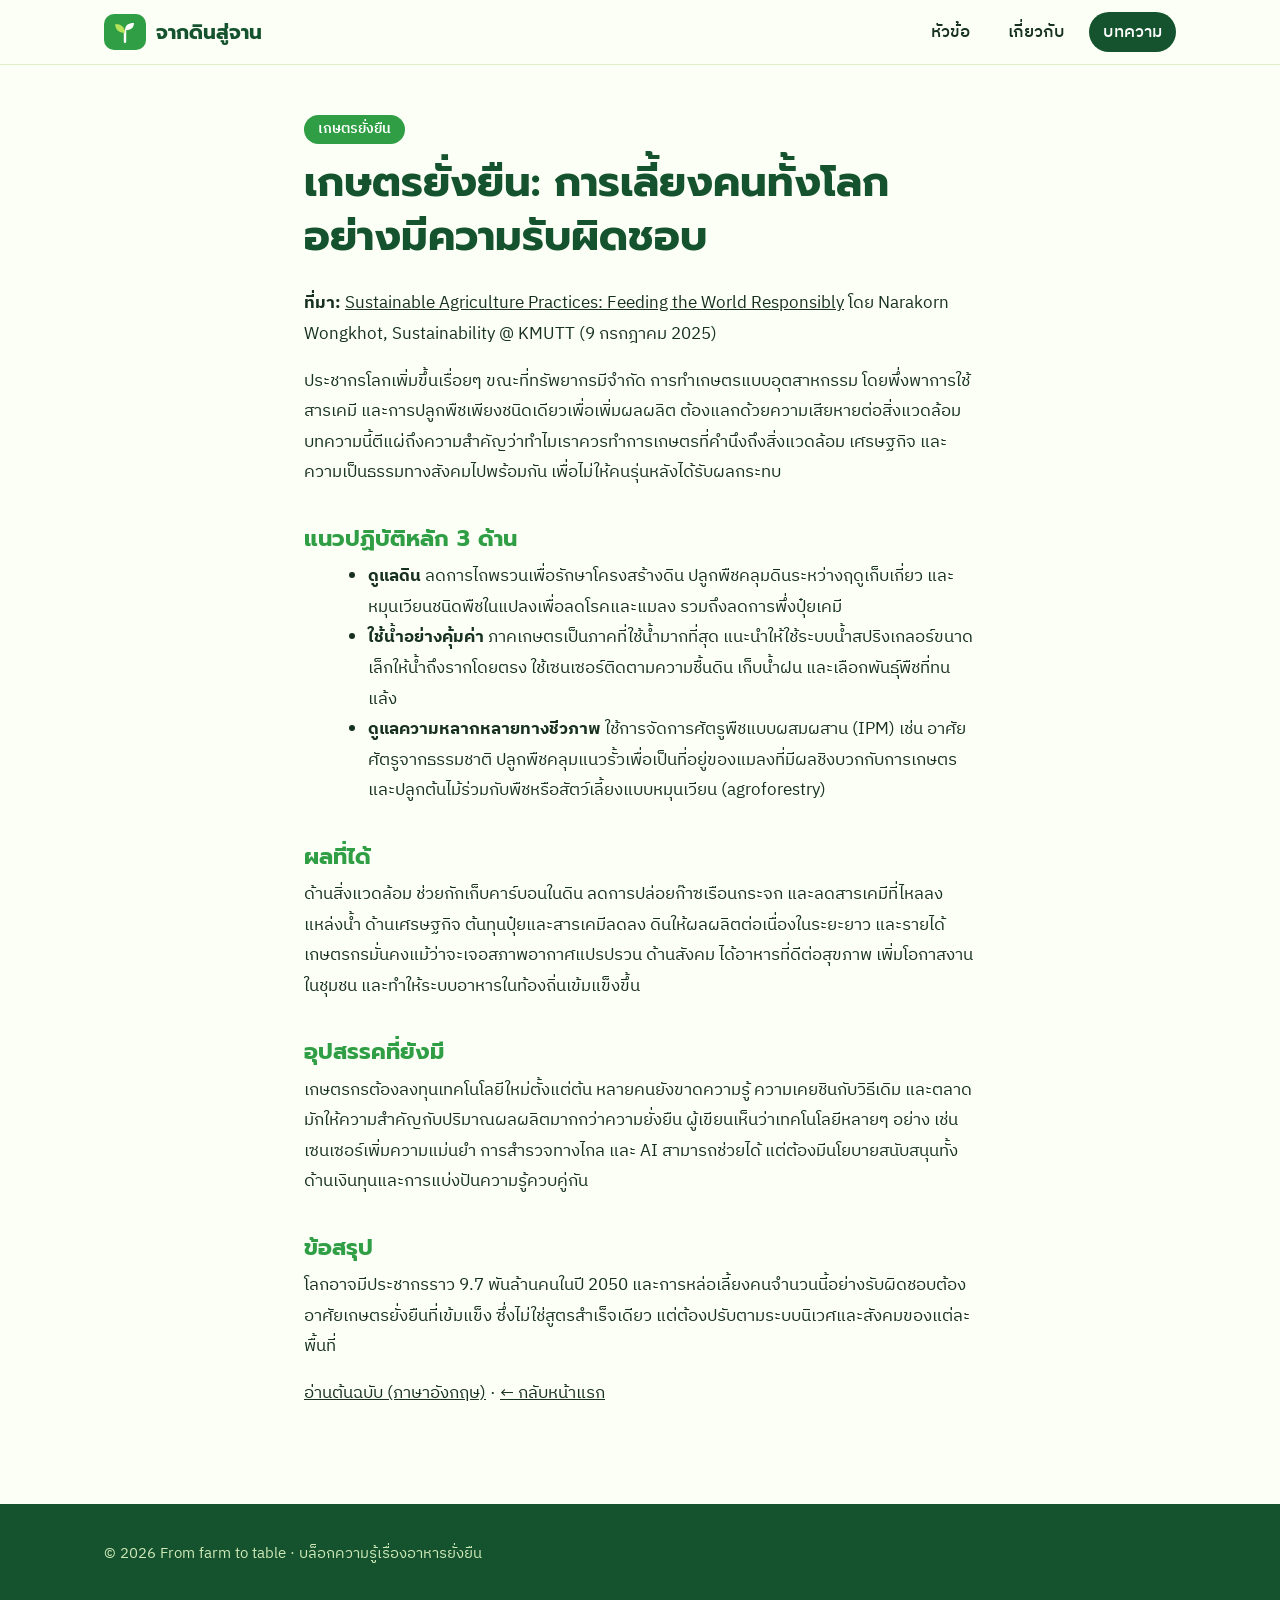
<file: sustainable-agriculture.html>
<!DOCTYPE html>
<html lang="th">
<head>
<meta charset="utf-8">
<meta name="viewport" content="width=device-width, initial-scale=1">
<title>เกษตรยั่งยืน: การเลี้ยงคนทั้งโลกอย่างมีความรับผิดชอบ | From farm to table</title>
<meta name="description" content="สรุปแนวปฏิบัติเกษตรที่ยั่งยืน ตั้งแต่การดูแลดินและน้ำ ไปจนถึงความหลากหลายทางชีวภาพ พร้อมประโยชน์และอุปสรรค">
<link rel="preconnect" href="https://fonts.googleapis.com">
<link rel="preconnect" href="https://fonts.gstatic.com" crossorigin>
<link href="https://fonts.googleapis.com/css2?family=IBM+Plex+Sans+Thai:wght@400;500;600&family=Prompt:wght@600;700&display=swap" rel="stylesheet">
<link rel="stylesheet" href="styles.css">
<link rel="stylesheet" href="illustrations.css">
</head>
<body>
<header class="site"><div class="in">
<a class="brand" href="index.html"><span><svg viewBox="0 0 32 32" role="img" aria-hidden="true"><path d="M16 28V15" stroke="#4C8C3D" stroke-width="3" stroke-linecap="round"/><path d="M16 17C16 10 11 6 4 6c0 7 4 11 12 11z" fill="#7FB069"/><path d="M16 14c0-6 4-9 11-9 0 6-4 9-11 9z" fill="#4C8C3D"/></svg></span>จากดินสู่จาน</a>
<nav aria-label="เมนูหลัก">
<a href="index.html#topics">หัวข้อ</a>
<a href="index.html#about">เกี่ยวกับ</a>
<a class="cta" href="index.html#articles">บทความ</a>
</nav>
</div></header>
<main>
<article class="read">
<span class="tag t-green">เกษตรยั่งยืน</span>
<h1>เกษตรยั่งยืน: การเลี้ยงคนทั้งโลกอย่างมีความรับผิดชอบ</h1>
<p><strong>ที่มา:</strong> <a href="https://sustainable.kmutt.ac.th/sustainable-agriculture-practices-feeding-the-world-responsibly/">Sustainable Agriculture Practices: Feeding the World Responsibly</a> โดย Narakorn Wongkhot, Sustainability @ KMUTT (9 กรกฎาคม 2025) </p>

<p>ประชากรโลกเพิ่มขึ้นเรื่อยๆ ขณะที่ทรัพยากรมีจำกัด การทำเกษตรแบบอุตสาหกรรม โดยพึ่งพาการใช้สารเคมี และการปลูกพืชเพียงชนิดเดียวเพื่อเพิ่มผลผลิต ต้องแลกด้วยความเสียหายต่อสิ่งแวดล้อม บทความนี้ตีแผ่ถึงความสำคัญว่าทำไมเราควรทำการเกษตรที่คำนึงถึงสิ่งแวดล้อม เศรษฐกิจ และความเป็นธรรมทางสังคมไปพร้อมกัน เพื่อไม่ให้คนรุ่นหลังได้รับผลกระทบ</p>

<h2>แนวปฏิบัติหลัก 3 ด้าน</h2>
<ul>
<li><strong>ดูแลดิน</strong> ลดการไถพรวนเพื่อรักษาโครงสร้างดิน ปลูกพืชคลุมดินระหว่างฤดูเก็บเกี่ยว และหมุนเวียนชนิดพืชในแปลงเพื่อลดโรคและแมลง รวมถึงลดการพึ่งปุ๋ยเคมี</li>
<li><strong>ใช้น้ำอย่างคุ้มค่า</strong> ภาคเกษตรเป็นภาคที่ใช้น้ำมากที่สุด แนะนำให้ใช้ระบบน้ำสปริงเกลอร์ขนาดเล็กให้น้ำถึงรากโดยตรง ใช้เซนเซอร์ติดตามความชื้นดิน เก็บน้ำฝน และเลือกพันธุ์พืชที่ทนแล้ง</li>
<li><strong>ดูแลความหลากหลายทางชีวภาพ</strong> ใช้การจัดการศัตรูพืชแบบผสมผสาน (IPM) เช่น อาศัยศัตรูจากธรรมชาติ ปลูกพืชคลุมแนวรั้วเพื่อเป็นที่อยู่ของแมลงที่มีผลชิงบวกกับการเกษตร และปลูกต้นไม้ร่วมกับพืชหรือสัตว์เลี้ยงแบบหมุนเวียน (agroforestry)</li>
</ul>

<h2>ผลที่ได้</h2>
<p>ด้านสิ่งแวดล้อม ช่วยกักเก็บคาร์บอนในดิน ลดการปล่อยก๊าซเรือนกระจก และลดสารเคมีที่ไหลลงแหล่งน้ำ ด้านเศรษฐกิจ ต้นทุนปุ๋ยและสารเคมีลดลง ดินให้ผลผลิตต่อเนื่องในระยะยาว และรายได้เกษตรกรมั่นคงแม้ว่าจะเจอสภาพอากาศแปรปรวน ด้านสังคม ได้อาหารที่ดีต่อสุขภาพ เพิ่มโอกาสงานในชุมชน และทำให้ระบบอาหารในท้องถิ่นเข้มแข็งขึ้น</p>

<h2>อุปสรรคที่ยังมี</h2>
<p>เกษตรกรต้องลงทุนเทคโนโลยีใหม่ตั้งแต่ต้น หลายคนยังขาดความรู้ ความเคยชินกับวิธีเดิม และตลาดมักให้ความสำคัญกับปริมาณผลผลิตมากกว่าความยั่งยืน ผู้เขียนเห็นว่าเทคโนโลยีหลายๆ อย่าง เช่น เซนเซอร์เพิ่มความแม่นยำ การสำรวจทางไกล และ AI สามารถช่วยได้ แต่ต้องมีนโยบายสนับสนุนทั้งด้านเงินทุนและการแบ่งปันความรู้ควบคู่กัน</p>

<h2>ข้อสรุป</h2>
<p>โลกอาจมีประชากรราว 9.7 พันล้านคนในปี 2050 และการหล่อเลี้ยงคนจำนวนนี้อย่างรับผิดชอบต้องอาศัยเกษตรยั่งยืนที่เข้มแข็ง ซึ่งไม่ใช่สูตรสำเร็จเดียว แต่ต้องปรับตามระบบนิเวศและสังคมของแต่ละพื้นที่</p>

<p><a href="https://sustainable.kmutt.ac.th/sustainable-agriculture-practices-feeding-the-world-responsibly/">อ่านต้นฉบับ (ภาษาอังกฤษ)</a> · <a href="index.html#articles">← กลับหน้าแรก</a></p>
</article>
</main>
<footer><div class="wrap">© 2026 From farm to table · บล็อกความรู้เรื่องอาหารยั่งยืน</div></footer>
</body>
</html>
</file>
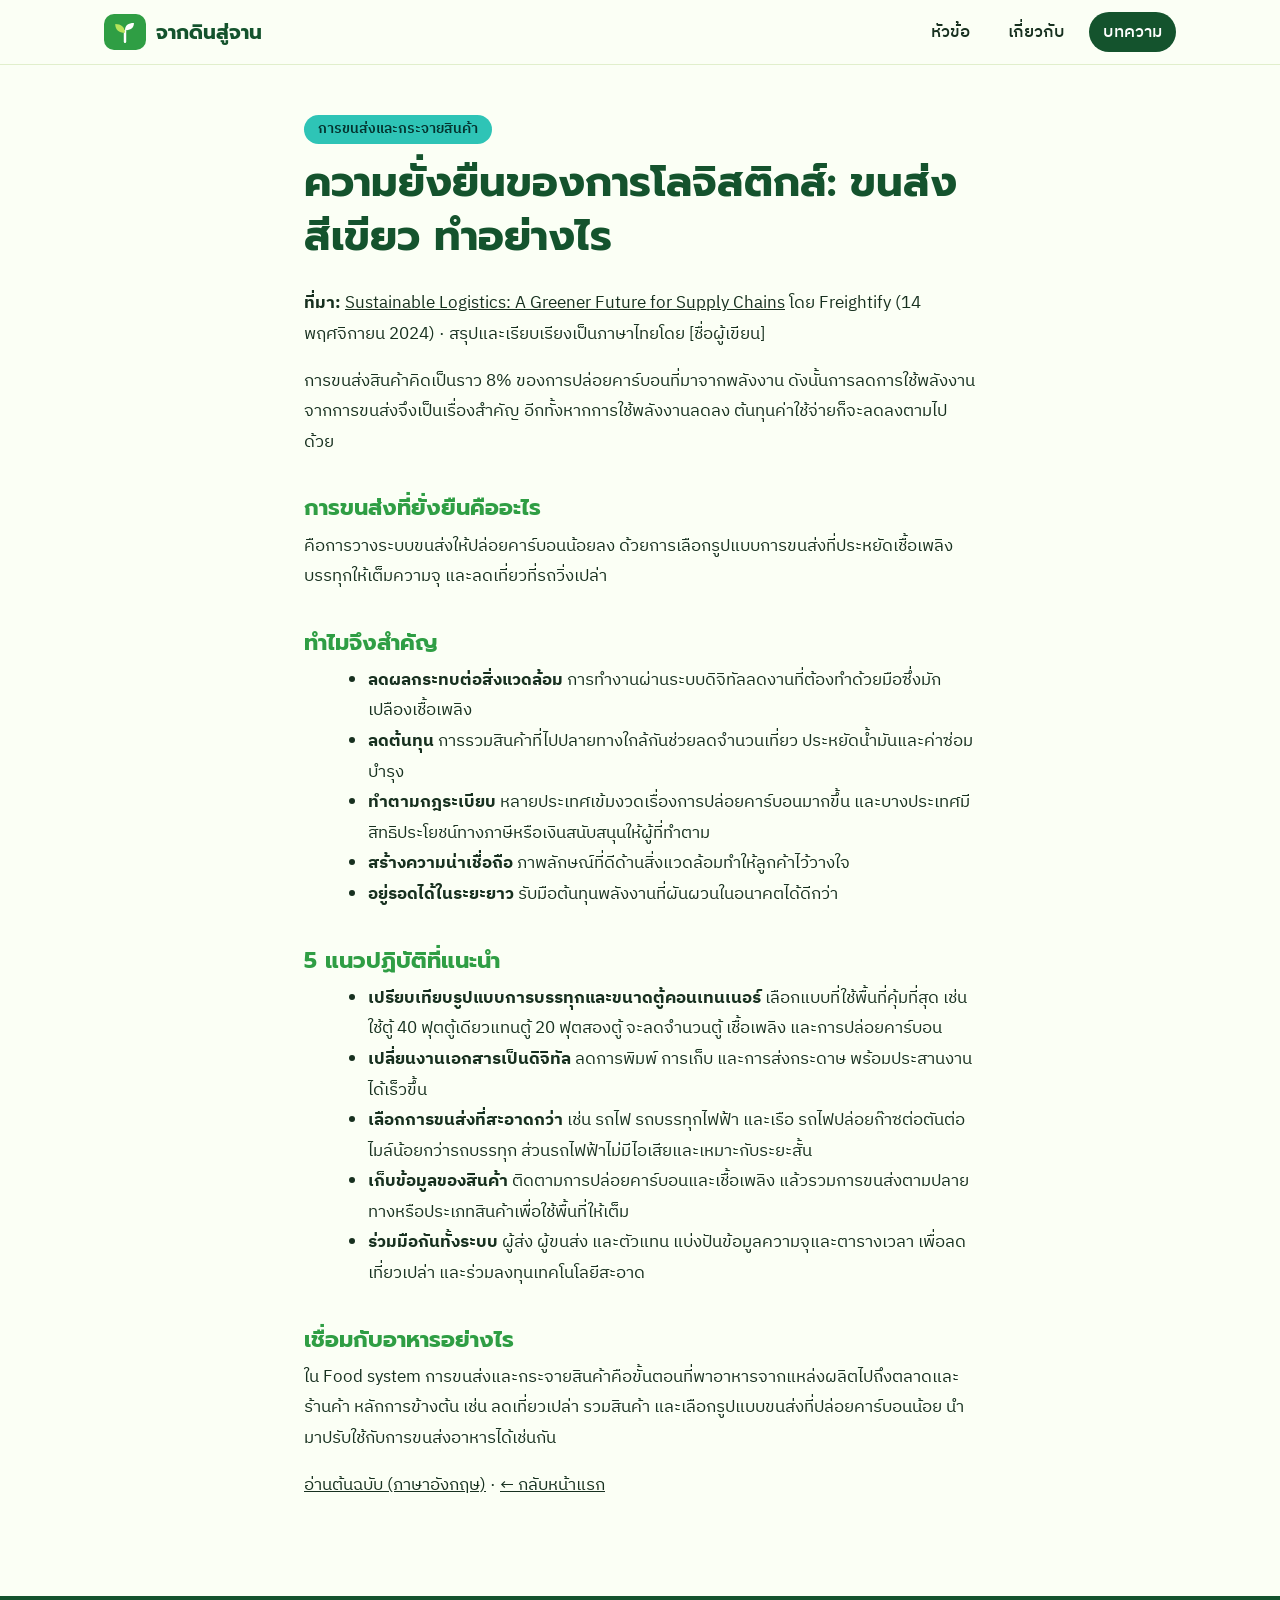
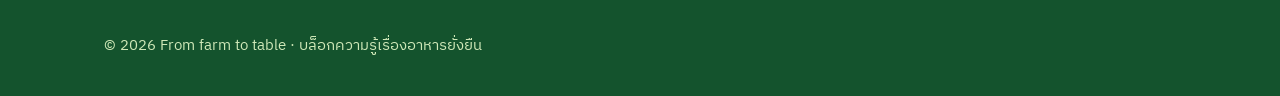
<file: sustainable-logistics.html>
<!DOCTYPE html>
<html lang="th">
<head>
<meta charset="utf-8">
<meta name="viewport" content="width=device-width, initial-scale=1">
<title>ความยั่งยืนของการโลจิสติกส์: ขนส่งสีเขียว ทำอย่างไร | From farm to table</title>
<meta name="description" content="สรุปแนวคิดการขนส่งที่ยั่งยืนและ 5 แนวปฏิบัติ เพื่อลดการใช้เชื้อเพลิงและการปล่อยคาร์บอนในการขนส่ง">
<link rel="preconnect" href="https://fonts.googleapis.com">
<link rel="preconnect" href="https://fonts.gstatic.com" crossorigin>
<link href="https://fonts.googleapis.com/css2?family=IBM+Plex+Sans+Thai:wght@400;500;600&family=Prompt:wght@600;700&display=swap" rel="stylesheet">
<link rel="stylesheet" href="styles.css">
<link rel="stylesheet" href="illustrations.css">
</head>
<body>
<header class="site"><div class="in">
<a class="brand" href="index.html"><span><svg viewBox="0 0 32 32" role="img" aria-hidden="true"><path d="M16 28V15" stroke="#4C8C3D" stroke-width="3" stroke-linecap="round"/><path d="M16 17C16 10 11 6 4 6c0 7 4 11 12 11z" fill="#7FB069"/><path d="M16 14c0-6 4-9 11-9 0 6-4 9-11 9z" fill="#4C8C3D"/></svg></span>จากดินสู่จาน</a>
<nav aria-label="เมนูหลัก">
<a href="index.html#topics">หัวข้อ</a>
<a href="index.html#about">เกี่ยวกับ</a>
<a class="cta" href="index.html#articles">บทความ</a>
</nav>
</div></header>
<main>
<article class="read">
<span class="tag t-sky">การขนส่งและกระจายสินค้า</span>
<h1>ความยั่งยืนของการโลจิสติกส์: ขนส่งสีเขียว ทำอย่างไร</h1>
<p><strong>ที่มา:</strong> <a href="https://freightify.com/blog/sustainable-logistics">Sustainable Logistics: A Greener Future for Supply Chains</a> โดย Freightify (14 พฤศจิกายน 2024) · สรุปและเรียบเรียงเป็นภาษาไทยโดย [ชื่อผู้เขียน]</p>

<p>การขนส่งสินค้าคิดเป็นราว 8% ของการปล่อยคาร์บอนที่มาจากพลังงาน ดังนั้นการลดการใช้พลังงานจากการขนส่งจึงเป็นเรื่องสำคัญ อีกทั้งหากการใช้พลังงานลดลง ต้นทุนค่าใช้จ่ายก็จะลดลงตามไปด้วย</p>

<h2>การขนส่งที่ยั่งยืนคืออะไร</h2>
<p>คือการวางระบบขนส่งให้ปล่อยคาร์บอนน้อยลง ด้วยการเลือกรูปแบบการขนส่งที่ประหยัดเชื้อเพลิง บรรทุกให้เต็มความจุ และลดเที่ยวที่รถวิ่งเปล่า</p>

<h2>ทำไมจึงสำคัญ</h2>
<ul>
<li><strong>ลดผลกระทบต่อสิ่งแวดล้อม</strong> การทำงานผ่านระบบดิจิทัลลดงานที่ต้องทำด้วยมือซึ่งมักเปลืองเชื้อเพลิง</li>
<li><strong>ลดต้นทุน</strong> การรวมสินค้าที่ไปปลายทางใกล้กันช่วยลดจำนวนเที่ยว ประหยัดน้ำมันและค่าซ่อมบำรุง</li>
<li><strong>ทำตามกฎระเบียบ</strong> หลายประเทศเข้มงวดเรื่องการปล่อยคาร์บอนมากขึ้น และบางประเทศมีสิทธิประโยชน์ทางภาษีหรือเงินสนับสนุนให้ผู้ที่ทำตาม</li>
<li><strong>สร้างความน่าเชื่อถือ</strong> ภาพลักษณ์ที่ดีด้านสิ่งแวดล้อมทำให้ลูกค้าไว้วางใจ</li>
<li><strong>อยู่รอดได้ในระยะยาว</strong> รับมือต้นทุนพลังงานที่ผันผวนในอนาคตได้ดีกว่า</li>
</ul>

<h2>5 แนวปฏิบัติที่แนะนำ</h2>
<ul>
<li><strong>เปรียบเทียบรูปแบบการบรรทุกและขนาดตู้คอนเทนเนอร์</strong> เลือกแบบที่ใช้พื้นที่คุ้มที่สุด เช่น ใช้ตู้ 40 ฟุตตู้เดียวแทนตู้ 20 ฟุตสองตู้ จะลดจำนวนตู้ เชื้อเพลิง และการปล่อยคาร์บอน</li>
<li><strong>เปลี่ยนงานเอกสารเป็นดิจิทัล</strong> ลดการพิมพ์ การเก็บ และการส่งกระดาษ พร้อมประสานงานได้เร็วขึ้น</li>
<li><strong>เลือกการขนส่งที่สะอาดกว่า</strong> เช่น รถไฟ รถบรรทุกไฟฟ้า และเรือ รถไฟปล่อยก๊าซต่อตันต่อไมล์น้อยกว่ารถบรรทุก ส่วนรถไฟฟ้าไม่มีไอเสียและเหมาะกับระยะสั้น</li>
<li><strong>เก็บข้อมูลของสินค้า</strong> ติดตามการปล่อยคาร์บอนและเชื้อเพลิง แล้วรวมการขนส่งตามปลายทางหรือประเภทสินค้าเพื่อใช้พื้นที่ให้เต็ม</li>
<li><strong>ร่วมมือกันทั้งระบบ</strong> ผู้ส่ง ผู้ขนส่ง และตัวแทน แบ่งปันข้อมูลความจุและตารางเวลา เพื่อลดเที่ยวเปล่า และร่วมลงทุนเทคโนโลยีสะอาด</li>
</ul>

<h2>เชื่อมกับอาหารอย่างไร</h2>
<p>ใน Food system การขนส่งและกระจายสินค้าคือขั้นตอนที่พาอาหารจากแหล่งผลิตไปถึงตลาดและร้านค้า หลักการข้างต้น เช่น ลดเที่ยวเปล่า รวมสินค้า และเลือกรูปแบบขนส่งที่ปล่อยคาร์บอนน้อย นำมาปรับใช้กับการขนส่งอาหารได้เช่นกัน</p>

<p><a href="https://freightify.com/blog/sustainable-logistics">อ่านต้นฉบับ (ภาษาอังกฤษ)</a> · <a href="index.html#articles">← กลับหน้าแรก</a></p>
</article>
</main>
<footer><div class="wrap">© 2026 From farm to table · บล็อกความรู้เรื่องอาหารยั่งยืน</div></footer>
</body>
</html>
</file>
<file: styles.css>
:root{--green:#2f9e44;--deep:#14532d;--lime:#b7e35a;--tomato:#f0533a;--carrot:#ff9f1c;--sun:#ffd23f;--berry:#8e44ad;--sky:#2ec4b6;--ink:#17301f;--bg:#fbfff5;--soft:#eef8de}
*{box-sizing:border-box;margin:0}
html{scroll-behavior:smooth}
body{font-family:"IBM Plex Sans Thai",sans-serif;background:var(--bg);color:var(--ink);line-height:1.8;font-size:17px}
h1,h2,h3{font-family:"Prompt",sans-serif;font-weight:700;line-height:1.3;color:var(--deep)}
a{color:inherit}
:focus-visible{outline:3px solid var(--berry);outline-offset:3px}
.wrap{max-width:1120px;margin:0 auto;padding:0 24px}

/* photo slot: gradient shows until the image loads (or if it is missing) */
.ph{position:relative;overflow:hidden;background:linear-gradient(160deg,var(--a,#7fb069),var(--b,#2f9e44))}
.ph::before{content:"";position:absolute;inset:0;opacity:.28;mix-blend-mode:overlay;background-image:url("data:image/svg+xml;utf8,<svg xmlns='http://www.w3.org/2000/svg' width='160' height='160'><filter id='n'><feTurbulence type='fractalNoise' baseFrequency='.8' numOctaves='2'/></filter><rect width='100%25' height='100%25' filter='url(%23n)'/></svg>")}
.ph::after{content:"";position:absolute;left:-10%;right:-10%;bottom:-18%;height:48%;border-radius:50% 50% 0 0;background:rgba(0,0,0,.14)}
.ph img{position:absolute;inset:0;width:100%;height:100%;object-fit:cover;z-index:2}

/* header */
header.site{position:sticky;top:0;z-index:10;background:rgba(251,255,245,.88);backdrop-filter:blur(10px);border-bottom:1px solid #e1efcc}
header.site .in{display:flex;justify-content:space-between;align-items:center;max-width:1120px;margin:0 auto;padding:14px 24px;gap:12px;flex-wrap:wrap}
.brand{font-family:"Prompt",sans-serif;font-weight:700;font-size:1.25rem;color:var(--deep);text-decoration:none;display:flex;align-items:center;gap:10px}
.brand span{display:inline-flex;align-items:center;background:var(--green);border-radius:10px;padding:5px 8px}
.brand svg{width:1.3em;height:1.3em;display:block}
.brand svg path:first-child{stroke:#fff;fill:none}
.brand svg path:nth-child(2){fill:var(--lime)}
.brand svg path:nth-child(3){fill:#fff}
nav a{margin-left:6px;text-decoration:none;font-weight:500;padding:6px 14px;border-radius:999px}
nav a:hover{background:var(--soft)}
nav a.cta{background:var(--deep);color:#fff}

/* hero */
.hero{background:#eaf5d3;position:relative;overflow:hidden}
.hero .wrap{display:grid;grid-template-columns:1.1fr 1fr;gap:48px;align-items:center;padding-top:64px;padding-bottom:112px}
.pill{display:inline-block;background:#fff;border-radius:999px;padding:4px 16px;font-weight:600;color:var(--green);box-shadow:0 2px 0 #cfe8a8;margin-bottom:16px}
.hero h1{font-size:clamp(2.1rem,5vw,3.5rem)}
.hero h1 em{font-style:normal;background:linear-gradient(transparent 62%,var(--sun) 62%)}
.hero p.lead{margin:18px 0 28px;font-size:1.1rem;max-width:32em}
.btn{display:inline-block;background:var(--tomato);color:#fff;padding:14px 30px;border-radius:999px;font-weight:600;text-decoration:none;box-shadow:0 6px 0 #c63d27;transition:transform .15s}
.btn:hover{transform:translateY(2px);box-shadow:0 4px 0 #c63d27}
.btn.alt{background:#fff;color:var(--deep);box-shadow:0 6px 0 #cfe8a8;margin-left:12px}
.hero-media{position:relative;justify-self:center;width:100%;max-width:420px}
.hero-photo{aspect-ratio:4/5;border-radius:999px 999px 32px 32px;--a:#a8cf6a;--b:#2f7d3a;box-shadow:0 20px 40px -20px rgba(20,83,45,.5)}
.hero-photo.ph::after{height:40%}
.hero-small{position:absolute;left:-28px;bottom:36px;width:132px;aspect-ratio:1;border-radius:50%;border:6px solid #eaf5d3;--a:#ffb347;--b:#e5543c}
.sticker{position:absolute;right:-10px;top:28px;z-index:3;background:var(--sun);color:var(--deep);font-family:"Prompt",sans-serif;font-weight:700;font-size:.95rem;line-height:1.25;border-radius:50%;width:104px;height:104px;display:grid;place-items:center;text-align:center;padding:14px;transform:rotate(8deg);box-shadow:0 6px 0 rgba(0,0,0,.12)}

/* food-system steps strip */
.journey{position:relative;margin-top:-64px;z-index:2}
.journey .box{background:#fff;border-radius:28px;padding:28px 32px;box-shadow:0 14px 0 #e3f0cf,0 20px 40px -24px rgba(20,83,45,.4);display:grid;grid-template-columns:repeat(4,1fr);gap:16px}
.step{display:flex;align-items:center;gap:12px}
.step b{flex:none;display:grid;place-items:center;width:44px;height:44px;border-radius:50%;color:#fff;font-family:"Prompt",sans-serif}
.step span{font-weight:600;color:var(--deep);line-height:1.3}
.step:not(:last-child)::after{content:"→";margin-left:auto;color:#9bb88a;font-size:1.2rem}
.s1 b{background:var(--green)}.s2 b{background:var(--carrot);color:#3b2400}.s3 b{background:var(--sky);color:#04332f}.s4 b{background:var(--berry)}

section{padding:80px 0}
.head{margin-bottom:32px}
.head h2{font-size:clamp(1.6rem,3vw,2.2rem)}
.head p{color:#44624c}

/* articles */
.posts{display:grid;grid-template-columns:1.35fr 1fr;gap:24px}
.feature{position:relative;min-height:440px;border-radius:28px;overflow:hidden;display:flex;align-items:flex-end;text-decoration:none;color:#fff;--a:#c9a36b;--b:#4d7c3a;box-shadow:0 8px 0 #0b3320}
.feature.ph::after{display:none}
.feature img{z-index:0}
.feature .shade{position:absolute;inset:0;background:linear-gradient(180deg,rgba(8,32,18,0) 35%,rgba(8,32,18,.88) 100%);z-index:1}
.feature .txt{position:relative;z-index:2;padding:32px}
.feature h3{color:#fff;font-size:1.8rem;margin:12px 0 8px}
.feature p{color:#e6f5d8;max-width:34em}
.tag{display:inline-block;border-radius:999px;padding:2px 14px;font-size:.88rem;font-weight:600;color:#fff}
.t-green{background:var(--green)}.t-carrot{background:var(--carrot);color:#3b2400}.t-berry{background:var(--berry)}.t-tomato{background:var(--tomato)}.t-sky{background:var(--sky);color:#04332f}
.stack{display:grid;gap:24px}
.mini{display:grid;grid-template-columns:132px 1fr;gap:20px;align-items:center;background:#fff;border-radius:24px;padding:16px;box-shadow:0 8px 0 #e3f0cf;text-decoration:none;transition:transform .15s}
.mini:hover{transform:translateY(-4px)}
.mini .ph{aspect-ratio:1;border-radius:18px}
.mini h3{font-size:1.1rem;margin:8px 0 0}

/* 4 stages */
.topics{background:var(--soft)}
.grid4{display:grid;grid-template-columns:repeat(4,1fr);gap:20px}
.topic{background:#fff;border-radius:24px;overflow:hidden;text-decoration:none;box-shadow:0 8px 0 #dcebc0;display:flex;flex-direction:column;transition:transform .15s}
.topic:hover{transform:translateY(-4px)}
.topic .ph{aspect-ratio:4/3}
.topic .num{position:absolute;left:14px;top:14px;z-index:3;display:grid;place-items:center;width:38px;height:38px;border-radius:50%;background:#fff;color:var(--deep);font-family:"Prompt",sans-serif;font-weight:700;box-shadow:0 3px 0 rgba(0,0,0,.15)}
.topic .body{padding:20px 22px 24px;display:flex;flex-direction:column;gap:4px;flex:1}
.topic h3{font-size:1.1rem}
.topic p{font-size:.95rem;line-height:1.6;color:#44624c}
.topic .more{margin-top:auto;padding-top:10px;font-weight:600;color:var(--green)}
.topic.a .ph{--a:#9bd16b;--b:#2f7d3a}.topic.b .ph{--a:#ffc15a;--b:#d9731a}.topic.c .ph{--a:#6fd9cf;--b:#1f7f86}.topic.d .ph{--a:#c68ae0;--b:#6b3fa0}

/* about */
.about .row{display:grid;grid-template-columns:1fr 1.2fr;gap:32px;align-items:stretch}
.about .ph{border-radius:32px;min-height:280px;--a:#e0c48a;--b:#5a8f3d}
.about .box{background:linear-gradient(135deg,var(--sky),var(--green));border-radius:32px;padding:48px;color:#fff}
.about h2{color:#fff;margin-bottom:12px}
.about p{max-width:42em}
footer{background:var(--deep);color:#cfe8b8;padding:36px 0;font-size:.95rem}

/* article pages */
article.read{max-width:720px;margin:0 auto;padding:48px 24px 80px}
article.read h1{font-size:clamp(1.8rem,4vw,2.6rem);margin:12px 0 24px}
article.read h2{font-size:1.4rem;margin:36px 0 8px;color:var(--green)}
article.read p{margin-bottom:16px}
article.read ul{margin:0 0 16px 1.4em}

@media(max-width:900px){.hero .wrap,.posts,.about .row{grid-template-columns:1fr}.grid4{grid-template-columns:1fr 1fr}.journey .box{grid-template-columns:1fr 1fr}.step:not(:last-child)::after{display:none}.hero-small{left:-8px}}
@media(max-width:520px){.grid4{grid-template-columns:1fr}.btn.alt{margin:14px 0 0}.journey .box{grid-template-columns:1fr}.mini{grid-template-columns:96px 1fr}.about .box{padding:32px 24px}.sticker{right:0}}
@media(prefers-reduced-motion:reduce){*{transition:none!important}html{scroll-behavior:auto}}
</file>
<file: illustrations.css>
/* Illustrations that replace the emoji icons. Load AFTER styles.css. */

/* logo: white/lime sprout on the green badge */
.brand span{display:inline-flex;align-items:center;justify-content:center;padding:5px 8px;vertical-align:middle}
.brand svg{width:1.3em;height:1.3em;display:block}
.brand svg path:first-child{stroke:#fff;fill:none}
.brand svg path:nth-child(2){fill:#b7e35a}
.brand svg path:nth-child(3){fill:#fff}

/* hero tiles: icon sits on a white disc so it stands out from the coloured tile */
.tile{line-height:0}
.tile svg{width:66%;height:66%;padding:10%;display:block;background:#fff;border-radius:50%;box-shadow:0 6px 0 rgba(0,0,0,.14);transition:transform .3s ease}
.tile:hover svg{transform:rotate(-6deg) scale(1.06)}

/* topic cards */
.topic .ic{line-height:0;margin-bottom:12px}
.topic .ic svg{width:60px;height:60px;padding:9px;display:block;background:#fff;border-radius:50%;box-shadow:0 4px 0 rgba(0,0,0,.14)}

@media (prefers-reduced-motion:reduce){.tile svg{transition:none}.tile:hover svg{transform:none}}
</file>
